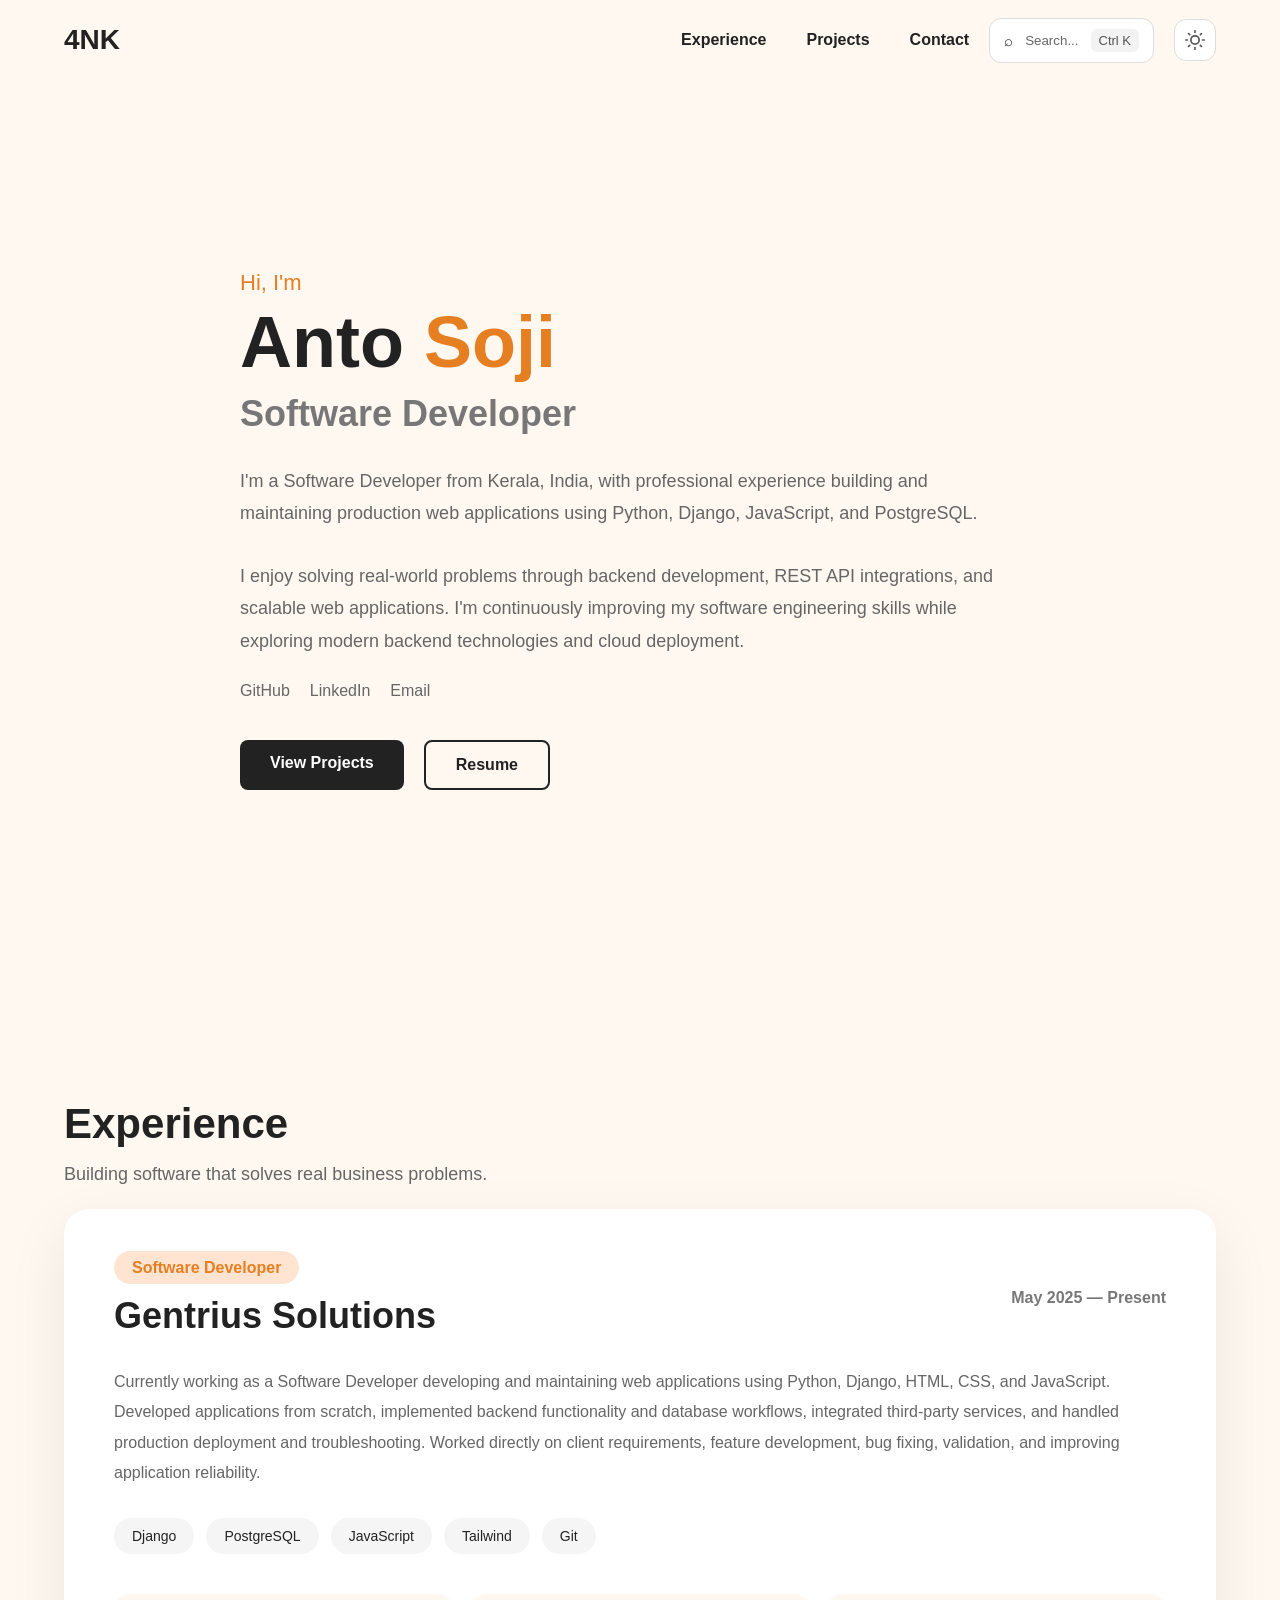
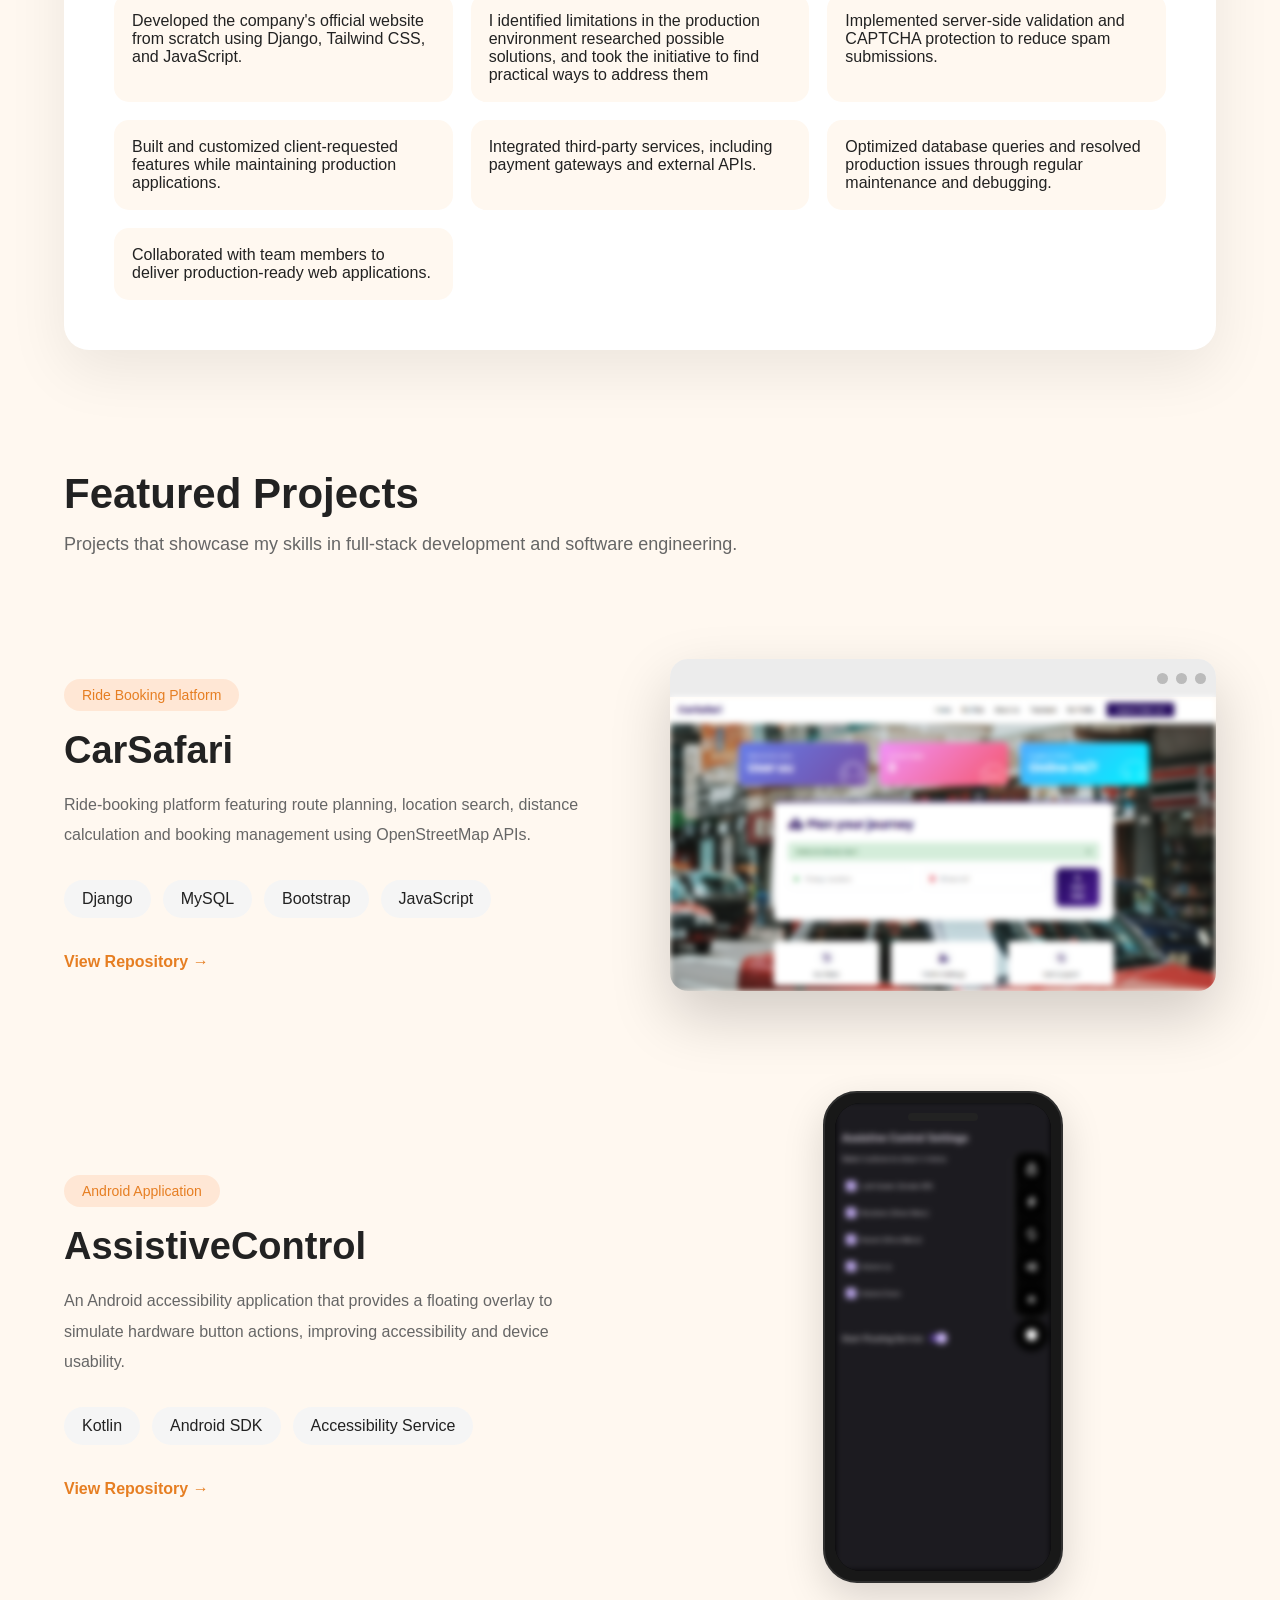
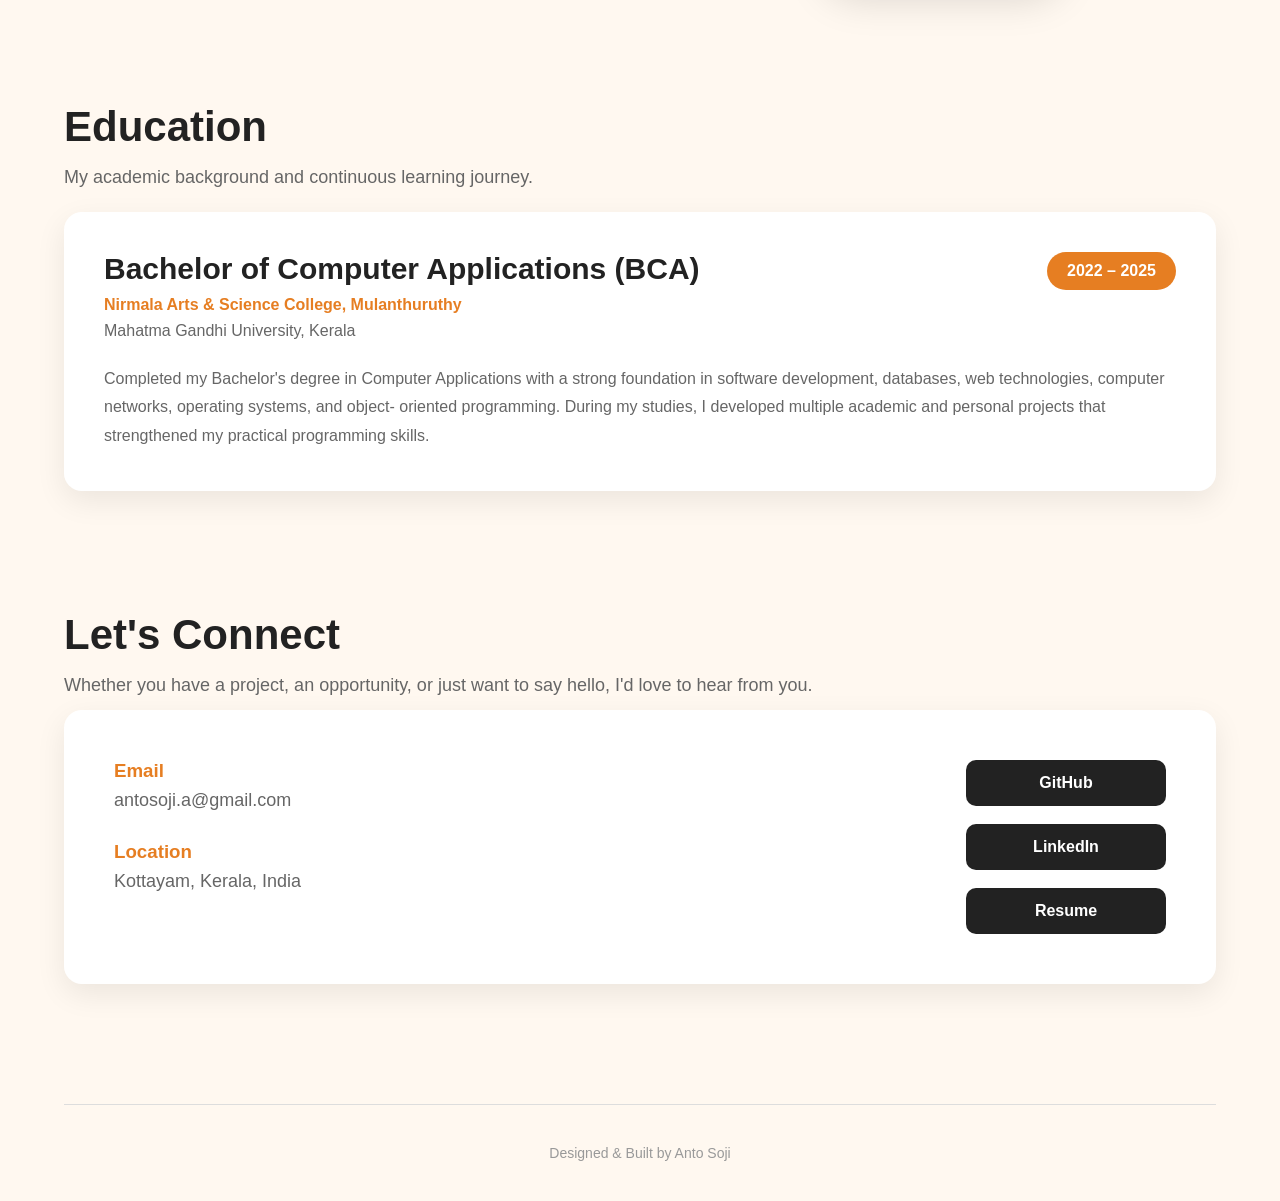
<file: index.html>
<!DOCTYPE html>
<html lang="en">
<head>
    <meta charset="UTF-8">
    <meta name="viewport" content="width=device-width, initial-scale=1.0">
    <link rel="icon" type="image/svg+xml" href="./res/img/fav-icon.svg">
    <link rel="stylesheet" href="./res/css/style.css">
    <script>
        if (localStorage.getItem('theme') === 'dark') {
            document.documentElement.classList.add('dark');
        }
    </script>
    <title>Anto Soji</title>
</head>
<body class="body">

    <nav id="nav">
        <h2 class="logo" onclick="window.location.href='#hero'">4NK</h2>
        <div class="nav-right">
            <ul class="nav-bar" id="navBar">
                <li><a href="#experience">Experience</a></li>
                <li><a href="#projects">Projects</a></li>
                <li><a href="#contact">Contact</a></li>
            </ul>
            <button id="commandBtn">
    <span class="search-icon">⌕</span>
    <span class="search-text">Search...</span>
    <span class="shortcut">Ctrl K</span>
</button>
            <button id="themeToggle" aria-label="Toggle theme">
                <svg class="icon-sun" width="20" height="20" viewBox="0 0 24 24" fill="none" stroke="currentColor" stroke-width="2" stroke-linecap="round" stroke-linejoin="round">
                    <circle cx="12" cy="12" r="5"/>
                    <line x1="12" y1="1" x2="12" y2="3"/>
                    <line x1="12" y1="21" x2="12" y2="23"/>
                    <line x1="4.22" y1="4.22" x2="5.64" y2="5.64"/>
                    <line x1="18.36" y1="18.36" x2="19.78" y2="19.78"/>
                    <line x1="1" y1="12" x2="3" y2="12"/>
                    <line x1="21" y1="12" x2="23" y2="12"/>
                    <line x1="4.22" y1="19.78" x2="5.64" y2="18.36"/>
                    <line x1="18.36" y1="5.64" x2="19.78" y2="4.22"/>
                </svg>
                <svg class="icon-moon" width="20" height="20" viewBox="0 0 24 24" fill="none" stroke="currentColor" stroke-width="2" stroke-linecap="round" stroke-linejoin="round">
                    <path d="M21 12.79A9 9 0 1 1 11.21 3 7 7 0 0 0 21 12.79z"/>
                </svg>
            </button>
            
            <button id="hamburger" class="hamburger" aria-label="Toggle menu">
                <span></span>
                <span></span>
                <span></span>
            </button>
        </div>
    </nav>

    <!-- Command Palette -->
    <div id="palette">
        <div class="palette-box">
            <input id="searchInput" type="text" placeholder="Type a command..." />
            <div id="results">
                <div class="group">
                    <span class="group-title">Navigation</span>
                    <div class="command" data-scroll="projects"><span>Projects</span></div>
                    <div class="command" data-scroll="experience"><span>Experience</span></div>
                    <div class="command" data-scroll="education"><span>Education</span></div>
                    <div class="command" data-scroll="contact"><span>Contact</span></div>
                </div>
                <div class="group">
                    <span class="group-title">Actions</span>
                    <div class="command" data-link="resume.pdf"><span>Open Resume</span></div>
                    <div class="command" data-link="https://github.com/4NK001"><span>GitHub</span></div>
                    <div class="command" data-link="https://linkedin.com/in/anto-soji"><span>LinkedIn</span></div>
                    <div class="command" data-link="mailto:antosoji.a@gmail.com"><span>Email Me</span></div>
                    <div class="command" id="themeCommand"><span>Toggle Theme</span></div>
                    <div class="command" data-scroll="top"><span>Go to Top</span></div>
                </div>
            </div>
            <div id="noResults">
                <h3>No command found.</h3>
                <p>Try searching for:</p>
                <div class="suggestions">
                    <span>projects</span>
                    <span>resume</span>
                    <span>github</span>
                    <span>contact</span>
                </div>
            </div>
        </div>
    </div>

    <!-- Toast Container -->
    <div id="toast-container"></div>

    <!-- Hero -->
    <section class="hero" id="hero">
        <div class="hero-content">
            <p class="intro">Hi, I'm</p>
            <h1>Anto <span>Soji</span></h1>
            <h2>Software Developer</h2>
            <p class="description">
                I'm a Software Developer from Kerala, India, with professional experience
                building and maintaining production web applications using Python, Django, JavaScript, and PostgreSQL.
            </p>

            <p class="description">
                I enjoy solving real-world problems through backend development, REST API
                integrations, and scalable web applications. I'm continuously improving my
                software engineering skills while exploring modern backend technologies and
                cloud deployment.
            </p>
            <div class="socials">
                <a href="github.com/4NK00">GitHub</a>
                <a href="linkedin.com/in/anto-soji">LinkedIn</a>
                <a href="mailto:antosoji.a@gmail.com">Email</a>
            </div>
            <div class="buttons">
                <a href="#projects" class="btn">View Projects</a>
                <a href="./res/resume/Anto-soji-resume.pdf" class="btn-outline">Resume</a>
            </div>
        </div>
    </section>

    <!-- Experience -->
    <section id="experience" class="experience fade-in">
        <div class="section-heading">
            <h2>Experience</h2>
            <p>Building software that solves real business problems.</p>
        </div>
        <div class="experience-card">
            <div class="experience-top">
                <div>
                    <span class="company-tag">Software Developer</span>
                    <h3>Gentrius Solutions</h3>
                </div>
                <span class="experience-date">May 2025 — Present</span>
            </div>
            <p class="job-summary">
                Currently working as a Software Developer developing and maintaining web applications using Python, Django, HTML, CSS, and JavaScript. Developed applications from scratch, implemented backend functionality and database workflows, integrated third-party services, and handled production deployment and troubleshooting. Worked directly on client requirements, feature development, bug fixing, validation, and improving application reliability.

            </p>
            <div class="skills-used">
                <span>Django</span>
                <span>PostgreSQL</span>
                <span>JavaScript</span>
                <span>Tailwind</span>
                <span>Git</span>
            </div>
            <div class="work-grid">
                <div class="work-item"> Developed the company's official website from scratch using Django, Tailwind CSS, and JavaScript.</div>
                <div class="work-item"> I identified limitations in the production environment researched possible solutions, and took the initiative to find practical ways to address them</div>
                <div class="work-item"> Implemented server-side validation and CAPTCHA protection to reduce spam submissions.</div>
                <div class="work-item"> Built and customized client-requested features while maintaining production applications.</div>
                <div class="work-item"> Integrated third-party services, including payment gateways and external APIs.</div>
                <div class="work-item"> Optimized database queries and resolved production issues through regular maintenance and debugging.</div>
                <div class="work-item"> Collaborated with team members to deliver production-ready web applications.</div>
            </div>
        </div>
    </section>

    <!-- Projects -->
    <section id="projects" class="projects fade-in">
        <div class="section-heading">
            <h2>Featured Projects</h2>
            <p>Projects that showcase my skills in full-stack development and software engineering.</p>
        </div>

        <div class="project-card reverse">
            <div class="project-preview">
                <a href="https://github.com/4NK001/carSafari" target="_blank">
                    <div class="browser">
                        <div class="browser-header">
                            <span></span><span></span><span></span>
                        </div>
                        <img src="res/img/carSafari.png" alt="CarSafari Preview">
                        <div class="overlay"><span>↗ View on GitHub</span></div>
                    </div>
                </a>
            </div>
            <div class="project-info">
                <span class="project-category">Ride Booking Platform</span>
                <h3>CarSafari</h3>
                <p>
                    Ride-booking platform featuring route planning,
                    location search, distance calculation and booking
                    management using OpenStreetMap APIs.
                </p>
                <div class="tech-stack">
                    <span>Django</span>
                    <span>MySQL</span>
                    <span>Bootstrap</span>
                    <span>JavaScript</span>
                </div>
                <a href="https://github.com/4NK001/carSafari" class="github-link">View Repository →</a>
            </div>
        </div>

        <div class="project-card reverse">
            <div class="project-preview">
                <a href="github.com/4NK001/AssistiveControl" target="_blank" class="device-link">
                    <div class="device-preview">
                        <div class="device-screen">
                            <img src="res/img/assistiveControl.jpeg" alt="AssistiveControl">
                            <div class="overlay"><span>↗ View Repository</span></div>
                        </div>
                    </div>
                </a>
            </div>
            <div class="project-info">
                <span class="project-category">Android Application</span>
                <h3>AssistiveControl</h3>
                <p>
                    An Android accessibility application that provides a
                    floating overlay to simulate hardware button actions,
                    improving accessibility and device usability.
                </p>
                <div class="tech-stack">
                    <span>Kotlin</span>
                    <span>Android SDK</span>
                    <span>Accessibility Service</span>
                </div>
                <a href="github.com/4NK001/AssistiveControl" class="github-link" target="_blank">View Repository →</a>
            </div>
        </div>
    </section>

    <!-- Education -->
    <section id="education" class="education fade-in">
        <div class="section-heading">
            <h2>Education</h2>
            <p>My academic background and continuous learning journey.</p>
        </div>
        <div class="education-card">
            <div class="education-header">
                <div>
                    <h3>Bachelor of Computer Applications (BCA)</h3>
                    <h4>Nirmala Arts & Science College, Mulanthuruthy</h4>
                    <p>Mahatma Gandhi University, Kerala</p>
                </div>
                <span class="education-year">2022 – 2025</span>
            </div>
            <p class="education-description">
                Completed my Bachelor's degree in Computer Applications with a
                strong foundation in software development, databases, web
                technologies, computer networks, operating systems, and object-
                oriented programming. During my studies, I developed multiple
                academic and personal projects that strengthened my practical
                programming skills.
            </p>
        </div>
    </section>

    <!-- Contact -->
    <section id="contact" class="contact fade-in">
        <div class="section-heading">
            <h2>Let's Connect</h2>
            <p>
                Whether you have a project, an opportunity, or just want to say hello,
                I'd love to hear from you.
            </p>
        </div>
        <div class="contact-container">
            <div class="contact-info">
                <div class="contact-item">
                    <h3>Email</h3>
                    <a href="mailto:antosoji.a@gmail.com">antosoji.a@gmail.com</a>
                </div>
                <!-- <div class="contact-item">
                    <h3>Phone</h3>
                    <a href="tel:+91xxxxxxx">+91 xxxxxxxx</a>
                </div> -->
                <div class="contact-item">
                    <h3>Location</h3>
                    <p>Kottayam, Kerala, India</p>
                </div>
            </div>
            <div class="contact-links">
                <a href="https://github.com/4NK001" target="_blank">GitHub</a>
                <a href="https://linkedin.com/in/anto-soji" target="_blank">LinkedIn</a>
                <a href="./res/resume/Anto-soji-resume.pdf" target="_blank">Resume</a>
            </div>
        </div>
    </section>

    <footer class="footer">
        <p>Designed & Built by Anto Soji</p>
    </footer>

    <script src="res/js/script.js"></script>
</body>
</html>
</file>
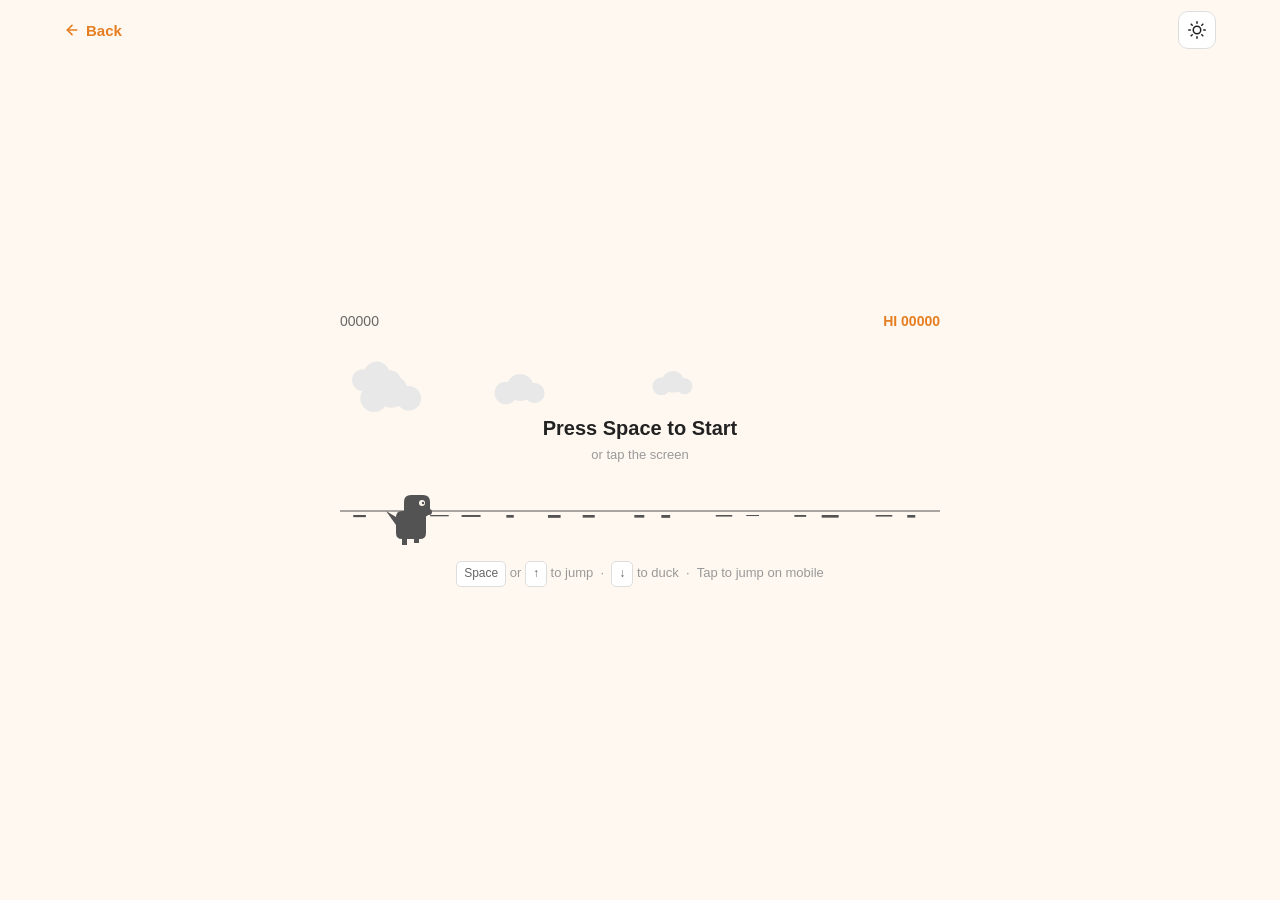
<file: dino.html>
<!DOCTYPE html>
<html lang="en">
<head>
    <meta charset="UTF-8">
    <meta name="viewport" content="width=device-width, initial-scale=1.0">
    <link rel="icon" type="image/svg+xml" href="./res/img/fav-icon.svg">
    <title>Dino Run — Anto Soji</title>
    <script>
        if (localStorage.getItem('theme') === 'dark') {
            document.documentElement.classList.add('dark');
        }
    </script>
    <style>
        :root {
            --bg: #FFF8F0;
            --bg-card: #ffffff;
            --text: #222222;
            --text-muted: #666666;
            --text-faint: #999999;
            --border: #dddddd;
            --accent: #E67E22;
            --ground: #535353;
            --ground-fill: #535353;
            --dino: #535353;
            --obstacle: #535353;
            --cloud: #e8e8e8;
            --score-color: #535353;
            --overlay-bg: rgba(255, 248, 240, 0.92);
        }
        :root.dark {
            --bg: #0F0F0F;
            --bg-card: #1A1A1A;
            --text: #E8E8E8;
            --text-muted: #AAAAAA;
            --text-faint: #666666;
            --border: #333333;
            --accent: #E67E22;
            --ground: #E8E8E8;
            --ground-fill: #E8E8E8;
            --dino: #E8E8E8;
            --obstacle: #E8E8E8;
            --cloud: #333333;
            --score-color: #E8E8E8;
            --overlay-bg: rgba(15, 15, 15, 0.92);
        }
        * { margin: 0; padding: 0; box-sizing: border-box; }
        body {
            background: var(--bg);
            color: var(--text);
            font-family: 'Segoe UI', sans-serif;
            display: flex;
            flex-direction: column;
            align-items: center;
            justify-content: center;
            min-height: 100vh;
            transition: background 0.3s, color 0.3s;
            overflow: hidden;
            user-select: none;
            -webkit-user-select: none;
        }
        .top-bar {
            position: fixed;
            top: 0;
            left: 0;
            right: 0;
            height: 60px;
            display: flex;
            align-items: center;
            justify-content: space-between;
            padding: 0 5%;
            z-index: 10;
        }
        .top-bar a {
            color: var(--accent);
            text-decoration: none;
            font-weight: 600;
            font-size: 15px;
            display: flex;
            align-items: center;
            gap: 6px;
            transition: opacity 0.2s;
        }
        .top-bar a:hover { opacity: 0.7; }
        #themeToggle {
            display: flex;
            align-items: center;
            justify-content: center;
            width: 38px;
            height: 38px;
            border: 1px solid var(--border);
            border-radius: 10px;
            background: var(--bg-card);
            cursor: pointer;
            transition: border-color 0.25s, transform 0.2s;
            color: var(--text);
        }
        #themeToggle:hover {
            border-color: var(--accent);
            transform: scale(1.05);
        }
        .icon-sun, .icon-moon { width: 18px; height: 18px; }
        .icon-sun { display: block; }
        .icon-moon { display: none; }
        :root.dark .icon-sun { display: none; }
        :root.dark .icon-moon { display: block; }

        .game-wrapper {
            display: flex;
            flex-direction: column;
            align-items: center;
            gap: 16px;
        }
        .score-bar {
            display: flex;
            justify-content: space-between;
            width: 600px;
            max-width: 92vw;
            font-size: 14px;
            color: var(--text-muted);
            font-variant-numeric: tabular-nums;
        }
        .score-bar .hi { color: var(--accent); font-weight: 600; }
        canvas {
            display: block;
            border-radius: 16px;
            cursor: pointer;
            max-width: 92vw;
        }
        .hint {
            font-size: 13px;
            color: var(--text-faint);
            text-align: center;
            line-height: 1.6;
        }
        .hint kbd {
            display: inline-block;
            padding: 2px 7px;
            border: 1px solid var(--border);
            border-radius: 5px;
            background: var(--bg-card);
            font-family: inherit;
            font-size: 12px;
            color: var(--text-muted);
        }

        @media (max-width: 640px) {
            .score-bar { font-size: 13px; }
            .hint { font-size: 12px; padding: 0 12px; }
        }
    </style>
</head>
<body>

<div class="top-bar">
    <a href="javascript:history.back()">
        <svg width="16" height="16" viewBox="0 0 24 24" fill="none" stroke="currentColor" stroke-width="2.5" stroke-linecap="round" stroke-linejoin="round"><line x1="19" y1="12" x2="5" y2="12"/><polyline points="12 19 5 12 12 5"/></svg>
        Back
    </a>
    <button id="themeToggle" aria-label="Toggle theme">
        <svg class="icon-sun" viewBox="0 0 24 24" fill="none" stroke="currentColor" stroke-width="2" stroke-linecap="round" stroke-linejoin="round"><circle cx="12" cy="12" r="5"/><line x1="12" y1="1" x2="12" y2="3"/><line x1="12" y1="21" x2="12" y2="23"/><line x1="4.22" y1="4.22" x2="5.64" y2="5.64"/><line x1="18.36" y1="18.36" x2="19.78" y2="19.78"/><line x1="1" y1="12" x2="3" y2="12"/><line x1="21" y1="12" x2="23" y2="12"/><line x1="4.22" y1="19.78" x2="5.64" y2="18.36"/><line x1="18.36" y1="5.64" x2="19.78" y2="4.22"/></svg>
        <svg class="icon-moon" viewBox="0 0 24 24" fill="none" stroke="currentColor" stroke-width="2" stroke-linecap="round" stroke-linejoin="round"><path d="M21 12.79A9 9 0 1 1 11.21 3 7 7 0 0 0 21 12.79z"/></svg>
    </button>
</div>

<div class="game-wrapper">
    <div class="score-bar">
        <span id="scoreDisplay">00000</span>
        <span class="hi" id="hiDisplay">HI 00000</span>
    </div>
    <canvas id="game"></canvas>
    <p class="hint">
        <kbd>Space</kbd> or <kbd>↑</kbd> to jump &nbsp;·&nbsp; <kbd>↓</kbd> to duck &nbsp;·&nbsp; Tap to jump on mobile
    </p>
</div>

<script>
/* =============================================
   THEME TOGGLE
   ============================================= */
const themeToggle = document.getElementById("themeToggle");
themeToggle.onclick = () => {
    const isDark = document.documentElement.classList.toggle("dark");
    localStorage.setItem("theme", isDark ? "dark" : "light");
};

/* =============================================
   CANVAS SETUP
   ============================================= */
const canvas = document.getElementById("game");
const ctx = canvas.getContext("2d");

const W = 600, H = 200;
canvas.width = W;
canvas.height = H;

function getCSS(prop) {
    return getComputedStyle(document.documentElement).getPropertyValue(prop).trim();
}

/* =============================================
   GAME STATE
   ============================================= */
let speed, score, hiScore, frameCount, gameRunning, gameOver;
let dino, obstacles, clouds, groundOffset, groundBumps;
let flashTimer = 0;

hiScore = parseInt(localStorage.getItem("dinoHi")) || 0;
document.getElementById("hiDisplay").textContent = "HI " + String(hiScore).padStart(5, "0");

function resetGame() {
    speed = 6;
    score = 0;
    frameCount = 0;
    gameRunning = false;
    gameOver = false;
    flashTimer = 0;
    groundOffset = 0;

    dino = {
        x: 50,
        y: H - 44,
        w: 44,
        h: 44,
        vy: 0,
        jumping: false,
        ducking: false,
        duckH: 26,
        legFrame: 0,
        legTimer: 0
    };

    obstacles = [];
    clouds = [];

    // Generate ground bumps
    groundBumps = [];
    for (let i = 0; i < 20; i++) {
        groundBumps.push({
            x: i * 40 + Math.random() * 20,
            w: 6 + Math.random() * 14,
            h: 1 + Math.random() * 2
        });
    }

    // Initial clouds
    for (let i = 0; i < 4; i++) {
        clouds.push(makeCloud(Math.random() * W));
    }
}

function makeCloud(startX) {
    return {
        x: startX || W + Math.random() * 100,
        y: 25 + Math.random() * 50,
        w: 36 + Math.random() * 30,
        speed: 0.5 + Math.random() * 0.5
    };
}

resetGame();

/* =============================================
   OBSTACLE SPAWNING
   ============================================= */
let spawnTimer = 0;

function spawnObstacle() {
    const r = Math.random();
    let ob;

    if (r < 0.35) {
        // Small cactus
        const h = 30 + Math.random() * 15;
        ob = { type: "cactus", x: W + 10, y: H - 34 - h, w: 14, h: h + 4, variant: "small" };
    } else if (r < 0.65) {
        // Tall cactus
        const h = 40 + Math.random() * 15;
        ob = { type: "cactus", x: W + 10, y: H - 34 - h, w: 16, h: h + 4, variant: "tall" };
    } else if (r < 0.82) {
        // Double cactus
        const h = 30 + Math.random() * 10;
        ob = { type: "cactus", x: W + 10, y: H - 34 - h, w: 28, h: h + 4, variant: "double" };
    } else {
        // Pterodactyl (only after score > 300)
        if (score < 300) return spawnObstacle();
        const flyY = Math.random() < 0.5 ? H - 70 : H - 45;
        ob = { type: "bird", x: W + 10, y: flyY, w: 36, h: 24, wingFrame: 0, wingTimer: 0 };
    }

    obstacles.push(ob);
}

/* =============================================
   INPUT
   ============================================= */
const keys = {};

document.addEventListener("keydown", (e) => {
    keys[e.code] = true;

    if (e.code === "Space" || e.code === "ArrowUp") {
        e.preventDefault();
        if (!gameRunning && !gameOver) startGame();
        else if (gameOver) resetGame();
        else jump();
    }
    if (e.code === "ArrowDown") {
        e.preventDefault();
        if (gameRunning) duck(true);
    }
});

document.addEventListener("keyup", (e) => {
    keys[e.code] = false;
    if (e.code === "ArrowDown") duck(false);
});

// Touch / click
canvas.addEventListener("touchstart", (e) => {
    e.preventDefault();
    handleTap(e.touches[0].clientY);
}, { passive: false });

canvas.addEventListener("mousedown", (e) => {
    handleTap(e.clientY);
});

function handleTap(tapY) {
    const rect = canvas.getBoundingClientRect();
    const relY = (tapY - rect.top) / rect.height;

    if (!gameRunning && !gameOver) { startGame(); return; }
    if (gameOver) { resetGame(); return; }

    // Tap bottom third = duck, otherwise jump
    if (relY > 0.65) {
        duck(true);
        setTimeout(() => duck(false), 400);
    } else {
        jump();
    }
}

/* =============================================
   DINO ACTIONS
   ============================================= */
const GRAVITY = 0.6;
const JUMP_FORCE = -11.5;

function jump() {
    if (dino.jumping) return;
    dino.vy = JUMP_FORCE;
    dino.jumping = true;
    dino.ducking = false;
}

function duck(active) {
    if (!dino.jumping) {
        dino.ducking = active;
    }
}

/* =============================================
   COLLISION
   ============================================= */
function checkCollision() {
    const dh = dino.ducking ? dino.duckH : dino.h;
    const dy = dino.ducking ? (H - 34 - dino.duckH) : dino.y;
    const pad = 6;

    for (const ob of obstacles) {
        if (
            dino.x + pad < ob.x + ob.w - pad &&
            dino.x + dino.w - pad > ob.x + pad &&
            dy + pad < ob.y + ob.h - pad &&
            dy + dh - pad > ob.y + pad
        ) {
            return true;
        }
    }
    return false;
}

/* =============================================
   UPDATE
   ============================================= */
function startGame() {
    gameRunning = true;
}

function update() {
    if (!gameRunning || gameOver) return;

    frameCount++;

    // Speed increases over time
    speed = 6 + Math.floor(score / 100) * 0.3;
    if (speed > 16) speed = 16;

    // Score
    if (frameCount % 6 === 0) {
        score++;
        document.getElementById("scoreDisplay").textContent = String(score).padStart(5, "0");
        if (score > hiScore) {
            hiScore = score;
            localStorage.setItem("dinoHi", hiScore);
            document.getElementById("hiDisplay").textContent = "HI " + String(hiScore).padStart(5, "0");
        }
    }

    // Flash at milestones
    if (score > 0 && score % 100 === 0 && frameCount % 6 === 0) {
        flashTimer = 20;
    }
    if (flashTimer > 0) flashTimer--;

    // Dino physics
    if (dino.jumping) {
        dino.vy += GRAVITY;
        dino.y += dino.vy;
        if (dino.y >= H - 44) {
            dino.y = H - 44;
            dino.vy = 0;
            dino.jumping = false;
        }
    }

    // Dino leg animation
    dino.legTimer++;
    if (dino.legTimer > (dino.ducking ? 4 : 6)) {
        dino.legTimer = 0;
        dino.legFrame = (dino.legFrame + 1) % 2;
    }

    // Ground scroll
    groundOffset = (groundOffset + speed) % 800;

    // Clouds
    clouds.forEach(c => c.x -= c.speed);
    clouds = clouds.filter(c => c.x + c.w > -20);
    if (Math.random() < 0.008) clouds.push(makeCloud());

    // Obstacle spawning
    spawnTimer++;
    const minGap = Math.max(40, 80 - Math.floor(score / 50) * 2);
    if (spawnTimer > minGap + Math.random() * 40) {
        spawnObstacle();
        spawnTimer = 0;
    }

    // Move obstacles
    obstacles.forEach(ob => {
        ob.x -= speed;
        if (ob.type === "bird") {
            ob.wingTimer++;
            if (ob.wingTimer > 10) {
                ob.wingTimer = 0;
                ob.wingFrame = (ob.wingFrame + 1) % 2;
            }
        }
    });
    obstacles = obstacles.filter(ob => ob.x + ob.w > -30);

    // Collision
    if (checkCollision()) {
        gameOver = true;
        gameRunning = false;
    }
}

/* =============================================
   DRAW
   ============================================= */
function draw() {
    const c = getCSS;

    // Background
    ctx.fillStyle = getCSS("--bg");
    ctx.fillRect(0, 0, W, H);

    const dinoColor = getCSS("--dino");
    const obColor = getCSS("--obstacle");
    const groundColor = getCSS("--ground");
    const cloudColor = getCSS("--cloud");
    const scoreColor = getCSS("--score-color");

    // Clouds
    ctx.fillStyle = cloudColor;
    clouds.forEach(c => {
        const r = c.w * 0.22;
        ctx.beginPath();
        ctx.arc(c.x + r, c.y, r, 0, Math.PI * 2);
        ctx.arc(c.x + c.w * 0.5, c.y - r * 0.5, r * 1.2, 0, Math.PI * 2);
        ctx.arc(c.x + c.w - r, c.y, r * 0.9, 0, Math.PI * 2);
        ctx.fill();
    });

    // Ground line
    const groundY = H - 34;
    ctx.strokeStyle = groundColor;
    ctx.lineWidth = 1;
    ctx.beginPath();
    ctx.moveTo(0, groundY);
    ctx.lineTo(W, groundY);
    ctx.stroke();

    // Ground bumps
    ctx.fillStyle = groundColor;
    groundBumps.forEach(b => {
        const bx = ((b.x - groundOffset) % 800 + 800) % 800;
        if (bx > -20 && bx < W + 20) {
            ctx.fillRect(bx, groundY + 4, b.w, b.h);
        }
    });

    // Obstacles
    obstacles.forEach(ob => {
        ctx.fillStyle = obColor;
        if (ob.type === "cactus") {
            drawCactus(ob);
        } else {
            drawBird(ob, obColor);
        }
    });

    // Dino
    drawDino(dinoColor);

    // Flash effect on score milestone
    if (flashTimer > 0 && flashTimer % 4 < 2) {
        ctx.fillStyle = "rgba(255,255,255,0.15)";
        ctx.fillRect(0, 0, W, H);
    }

    // Start screen
    if (!gameRunning && !gameOver) {
        ctx.fillStyle = getCSS("--text");
        ctx.font = "bold 20px 'Segoe UI', sans-serif";
        ctx.textAlign = "center";
        ctx.fillText("Press Space to Start", W / 2, H / 2 - 10);
        ctx.font = "13px 'Segoe UI', sans-serif";
        ctx.fillStyle = getCSS("--text-faint");
        ctx.fillText("or tap the screen", W / 2, H / 2 + 14);
        ctx.textAlign = "left";
    }

    // Game over
    if (gameOver) {
        ctx.fillStyle = getCSS("--overlay-bg");
        ctx.fillRect(0, 0, W, H);

        ctx.fillStyle = getCSS("--text");
        ctx.font = "bold 28px 'Segoe UI', sans-serif";
        ctx.textAlign = "center";
        ctx.fillText("G A M E  O V E R", W / 2, H / 2 - 18);

        ctx.font = "15px 'Segoe UI', sans-serif";
        ctx.fillStyle = getCSS("--text-muted");
        ctx.fillText("Score: " + score + "   Best: " + hiScore, W / 2, H / 2 + 12);

        ctx.font = "13px 'Segoe UI', sans-serif";
        ctx.fillStyle = getCSS("--text-faint");
        ctx.fillText("Press Space or tap to restart", W / 2, H / 2 + 38);
        ctx.textAlign = "left";
    }
}

function drawCactus(ob) {
    const { x, y, w, h, variant } = ob;
    ctx.fillStyle = getCSS("--obstacle");

    if (variant === "double") {
        // Two cacti side by side
        drawSingleCactus(x, y, 12, h - 4);
        drawSingleCactus(x + 16, y + 6, 12, h - 10);
        return;
    }
    drawSingleCactus(x, y, w, h - 4);
}

function drawSingleCactus(x, y, w, h) {
    const r = Math.max(1, w * 0.3);
    // Main trunk
    roundRect(x, y, w, h, r);
    // Left arm
    if (h > 20) {
        ctx.fillRect(x - 5, y + h * 0.3, 6, 3);
        roundRect(x - 7, y + h * 0.15, 5, h * 0.2, 2);
    }
    // Right arm
    if (h > 28) {
        ctx.fillRect(x + w - 1, y + h * 0.45, 6, 3);
        roundRect(x + w + 2, y + h * 0.3, 5, h * 0.2, 2);
    }
}

function drawBird(ob, color) {
    const { x, y, w, wingFrame } = ob;
    ctx.fillStyle = color;

    // Body
    ctx.beginPath();
    ctx.ellipse(x + w * 0.5, y + 12, w * 0.45, 8, 0, 0, Math.PI * 2);
    ctx.fill();

    // Beak
    ctx.beginPath();
    ctx.moveTo(x + w - 2, y + 10);
    ctx.lineTo(x + w + 8, y + 12);
    ctx.lineTo(x + w - 2, y + 14);
    ctx.fill();

    // Wings
    ctx.beginPath();
    if (wingFrame === 0) {
        ctx.moveTo(x + 8, y + 8);
        ctx.lineTo(x + 20, y - 6);
        ctx.lineTo(x + 28, y + 8);
    } else {
        ctx.moveTo(x + 8, y + 16);
        ctx.lineTo(x + 20, y + 26);
        ctx.lineTo(x + 28, y + 16);
    }
    ctx.fill();

    // Eye
    ctx.fillStyle = getCSS("--bg");
    ctx.beginPath();
    ctx.arc(x + w * 0.7, y + 10, 2, 0, Math.PI * 2);
    ctx.fill();
}

function drawDino(color) {
    const ducking = dino.ducking;
    const dh = ducking ? dino.duckH : dino.h;
    const dx = dino.x;
    const dy = ducking ? (H - 34 - dino.duckH) : dino.y;
    const legF = dino.legFrame;

    ctx.fillStyle = color;

    if (ducking) {
        // Long body
        roundRect(dx, dy, 52, dh, 6);
        // Head bump
        roundRect(dx + 38, dy - 6, 18, 14, 5);
        // Eye
        ctx.fillStyle = getCSS("--bg");
        ctx.beginPath();
        ctx.arc(dx + 50, dy - 1, 2.5, 0, Math.PI * 2);
        ctx.fill();
        // Legs
        ctx.fillStyle = color;
        if (legF === 0) {
            ctx.fillRect(dx + 8, dy + dh, 4, 6);
            ctx.fillRect(dx + 20, dy + dh, 4, 3);
        } else {
            ctx.fillRect(dx + 8, dy + dh, 4, 3);
            ctx.fillRect(dx + 20, dy + dh, 4, 6);
        }
    } else {
        // Body
        roundRect(dx + 6, dy + 10, 30, 28, 6);
        // Head
        roundRect(dx + 14, dy - 6, 26, 22, 7);
        // Jaw
        roundRect(dx + 22, dy + 8, 20, 6, 3);
        // Eye
        ctx.fillStyle = getCSS("--bg");
        ctx.beginPath();
        ctx.arc(dx + 32, dy + 2, 3, 0, Math.PI * 2);
        ctx.fill();
        // Pupil
        ctx.fillStyle = color;
        ctx.beginPath();
        ctx.arc(dx + 33, dy + 2, 1.2, 0, Math.PI * 2);
        ctx.fill();
        // Tail
        ctx.fillStyle = color;
        ctx.beginPath();
        ctx.moveTo(dx + 6, dy + 16);
        ctx.lineTo(dx - 4, dy + 10);
        ctx.lineTo(dx + 6, dy + 24);
        ctx.fill();
        // Arms
        ctx.fillRect(dx + 30, dy + 22, 3, 8);
        ctx.fillRect(dx + 30, dy + 28, 6, 3);
        // Legs
        if (!dino.jumping) {
            if (legF === 0) {
                ctx.fillRect(dx + 12, dy + 38, 5, 8);
                ctx.fillRect(dx + 24, dy + 38, 5, 4);
            } else {
                ctx.fillRect(dx + 12, dy + 38, 5, 4);
                ctx.fillRect(dx + 24, dy + 38, 5, 8);
            }
        } else {
            // Tucked legs in air
            ctx.fillRect(dx + 12, dy + 38, 5, 4);
            ctx.fillRect(dx + 24, dy + 38, 5, 4);
        }
    }
}

function roundRect(x, y, w, h, r) {
    r = Math.min(r, w / 2, h / 2);
    r = Math.max(0, r);
    ctx.beginPath();
    ctx.moveTo(x + r, y);
    ctx.lineTo(x + w - r, y);
    ctx.quadraticCurveTo(x + w, y, x + w, y + r);
    ctx.lineTo(x + w, y + h - r);
    ctx.quadraticCurveTo(x + w, y + h, x + w - r, y + h);
    ctx.lineTo(x + r, y + h);
    ctx.quadraticCurveTo(x, y + h, x, y + h - r);
    ctx.lineTo(x, y + r);
    ctx.quadraticCurveTo(x, y, x + r, y);
    ctx.fill();
}

/* =============================================
   GAME LOOP
   ============================================= */
function loop() {
    update();
    draw();
    requestAnimationFrame(loop);
}

loop();
</script>
</body>
</html>
</file>
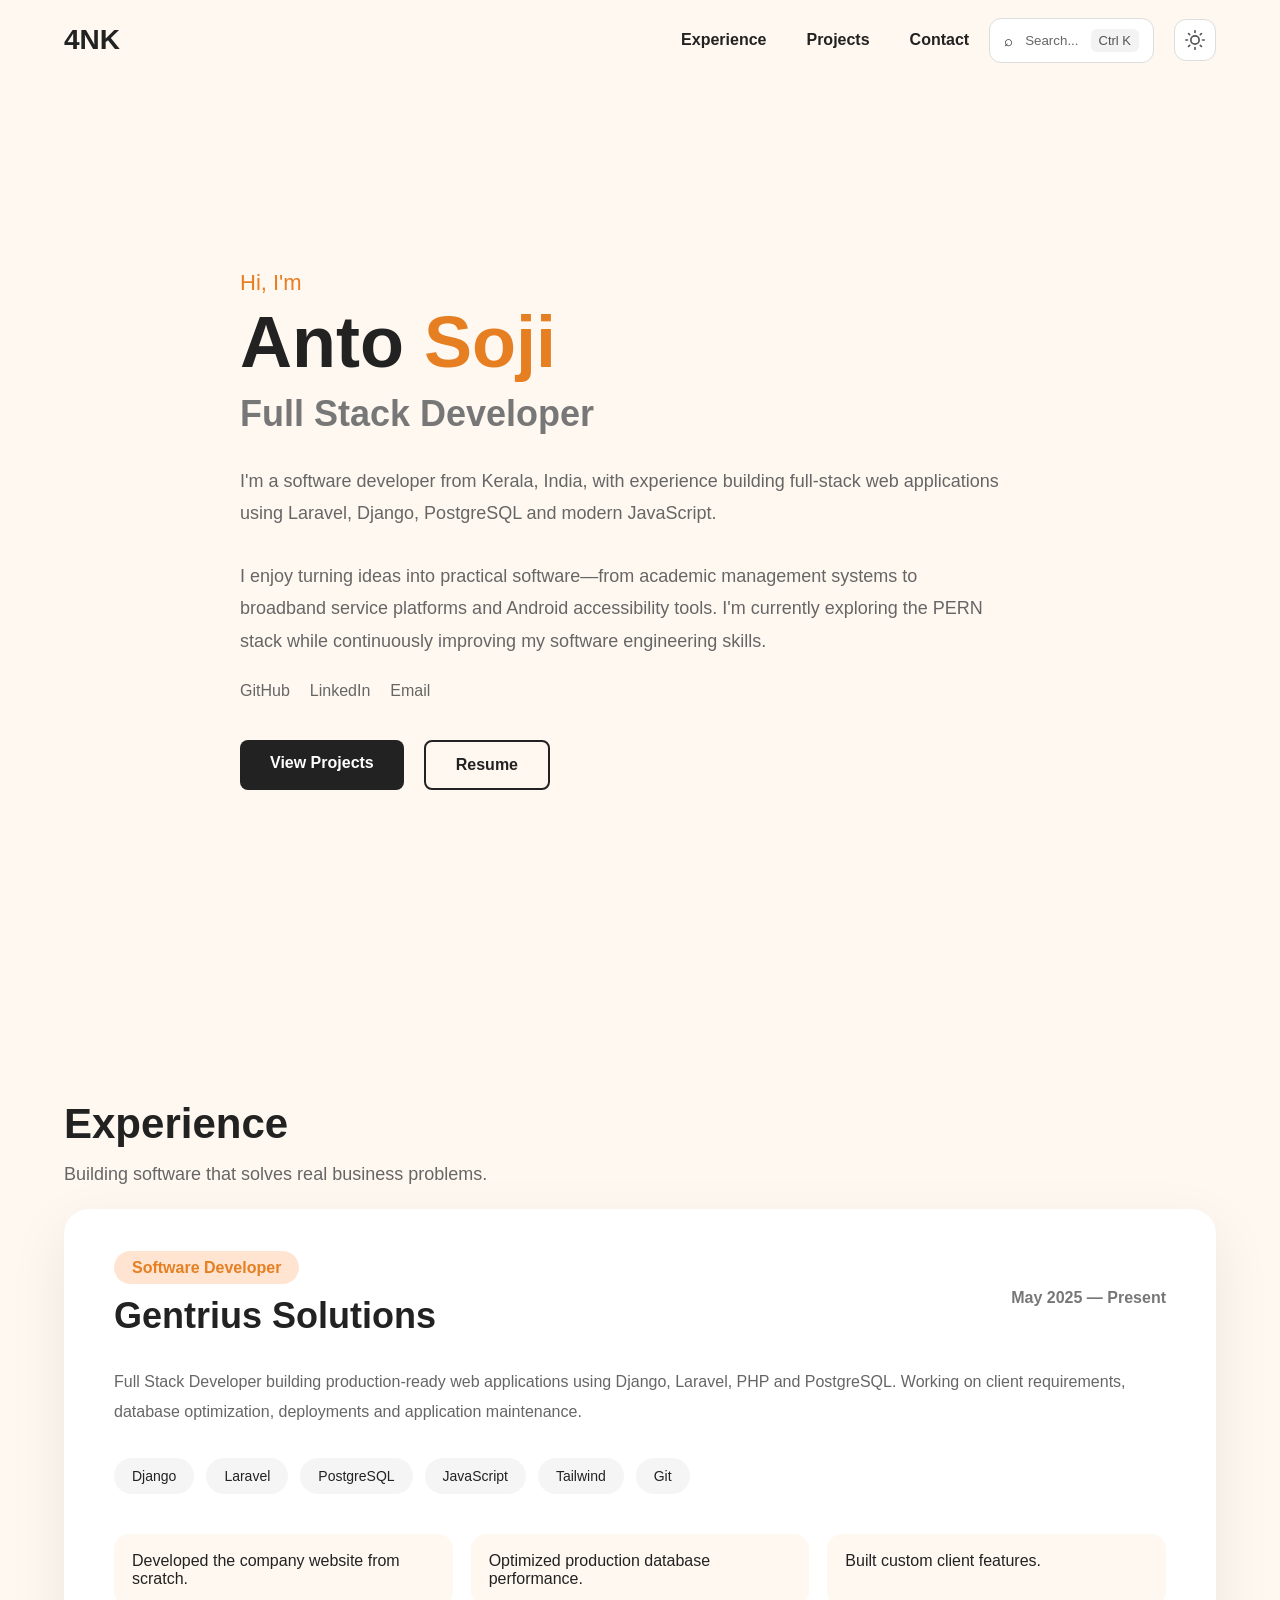
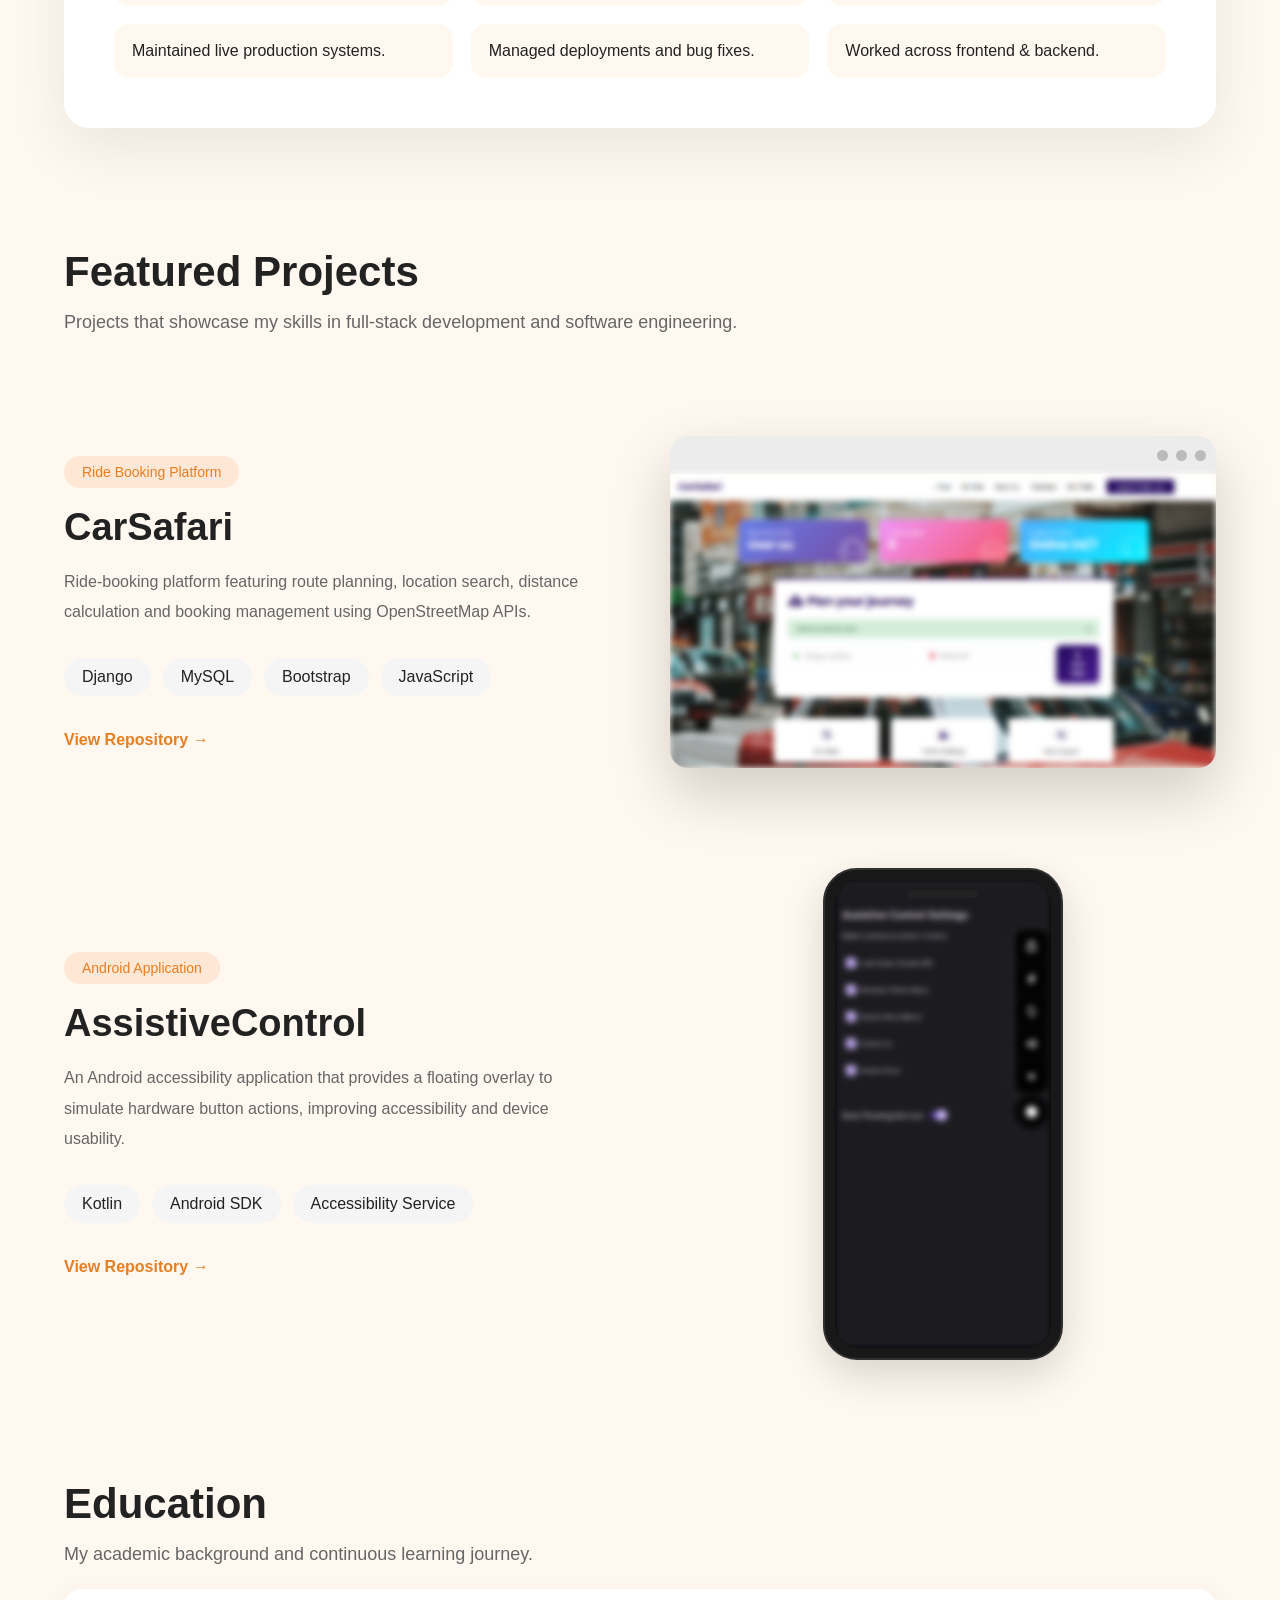
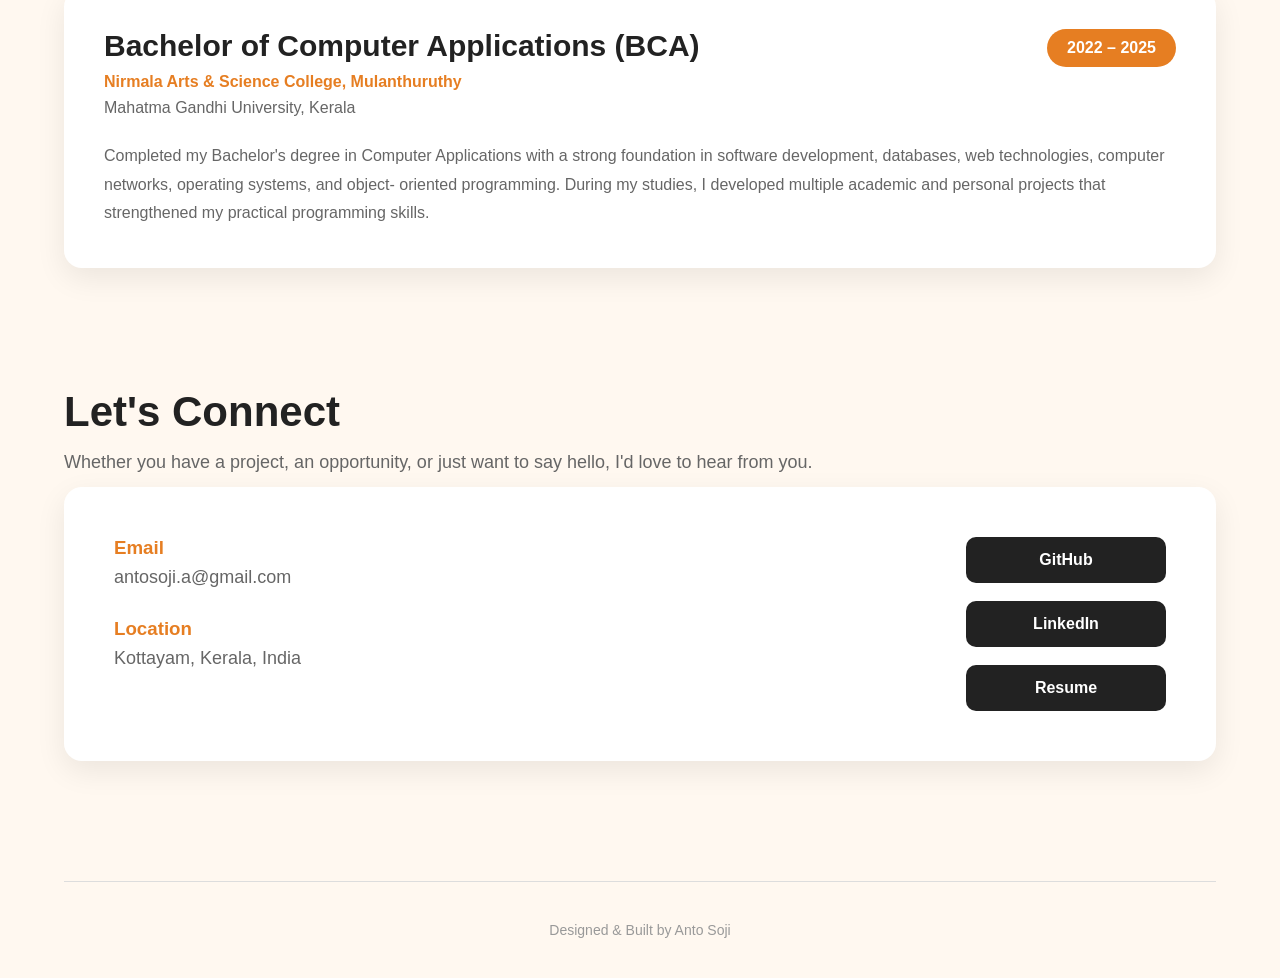
<file: portfolio.html>
<!DOCTYPE html>
<html lang="en">
<head>
    <meta charset="UTF-8">
    <meta name="viewport" content="width=device-width, initial-scale=1.0">
    <link rel="icon" type="image/svg+xml" href="./res/img/fav-icon.svg">
    <link rel="stylesheet" href="./res/css/style.css">
    <script>
        if (localStorage.getItem('theme') === 'dark') {
            document.documentElement.classList.add('dark');
        }
    </script>
    <title>Anto Soji</title>
</head>
<body class="body">

    <nav id="nav">
        <h2 class="logo" onclick="window.location.href='#hero'">4NK</h2>
        <div class="nav-right">
            <ul class="nav-bar" id="navBar">
                <li><a href="#experience">Experience</a></li>
                <li><a href="#projects">Projects</a></li>
                <li><a href="#contact">Contact</a></li>
            </ul>
            <button id="commandBtn">
    <span class="search-icon">⌕</span>
    <span class="search-text">Search...</span>
    <span class="shortcut">Ctrl K</span>
</button>
            <button id="themeToggle" aria-label="Toggle theme">
                <svg class="icon-sun" width="20" height="20" viewBox="0 0 24 24" fill="none" stroke="currentColor" stroke-width="2" stroke-linecap="round" stroke-linejoin="round">
                    <circle cx="12" cy="12" r="5"/>
                    <line x1="12" y1="1" x2="12" y2="3"/>
                    <line x1="12" y1="21" x2="12" y2="23"/>
                    <line x1="4.22" y1="4.22" x2="5.64" y2="5.64"/>
                    <line x1="18.36" y1="18.36" x2="19.78" y2="19.78"/>
                    <line x1="1" y1="12" x2="3" y2="12"/>
                    <line x1="21" y1="12" x2="23" y2="12"/>
                    <line x1="4.22" y1="19.78" x2="5.64" y2="18.36"/>
                    <line x1="18.36" y1="5.64" x2="19.78" y2="4.22"/>
                </svg>
                <svg class="icon-moon" width="20" height="20" viewBox="0 0 24 24" fill="none" stroke="currentColor" stroke-width="2" stroke-linecap="round" stroke-linejoin="round">
                    <path d="M21 12.79A9 9 0 1 1 11.21 3 7 7 0 0 0 21 12.79z"/>
                </svg>
            </button>
            
            <button id="hamburger" class="hamburger" aria-label="Toggle menu">
                <span></span>
                <span></span>
                <span></span>
            </button>
        </div>
    </nav>

    <!-- Command Palette -->
    <div id="palette">
        <div class="palette-box">
            <input id="searchInput" type="text" placeholder="Type a command..." />
            <div id="results">
                <div class="group">
                    <span class="group-title">Navigation</span>
                    <div class="command" data-scroll="projects"><span>Projects</span></div>
                    <div class="command" data-scroll="experience"><span>Experience</span></div>
                    <div class="command" data-scroll="education"><span>Education</span></div>
                    <div class="command" data-scroll="contact"><span>Contact</span></div>
                </div>
                <div class="group">
                    <span class="group-title">Actions</span>
                    <div class="command" data-link="resume.pdf"><span>Open Resume</span></div>
                    <div class="command" data-link="https://github.com/4NK001"><span>GitHub</span></div>
                    <div class="command" data-link="https://linkedin.com/in/anto-soji"><span>LinkedIn</span></div>
                    <div class="command" data-link="mailto:antosoji.a@gmail.com"><span>Email Me</span></div>
                    <div class="command" id="themeCommand"><span>Toggle Theme</span></div>
                    <div class="command" data-scroll="top"><span>Go to Top</span></div>
                </div>
            </div>
            <div id="noResults">
                <h3>No command found.</h3>
                <p>Try searching for:</p>
                <div class="suggestions">
                    <span>projects</span>
                    <span>resume</span>
                    <span>github</span>
                    <span>contact</span>
                </div>
            </div>
        </div>
    </div>

    <!-- Toast Container -->
    <div id="toast-container"></div>

    <!-- Hero -->
    <section class="hero" id="hero">
        <div class="hero-content">
            <p class="intro">Hi, I'm</p>
            <h1>Anto <span>Soji</span></h1>
            <h2>Full Stack Developer</h2>
            <p class="description">
                I'm a software developer from Kerala, India, with experience
                building full-stack web applications using Laravel, Django,
                PostgreSQL and modern JavaScript.
            </p>
            <p class="description">
                I enjoy turning ideas into practical software—from academic
                management systems to broadband service platforms and Android
                accessibility tools. I'm currently exploring the PERN stack
                while continuously improving my software engineering skills.
            </p>
            <div class="socials">
                <a href="github.com/4NK00">GitHub</a>
                <a href="linkedin.com/in/anto-soji">LinkedIn</a>
                <a href="mailto:antosoji.a@gmail.com">Email</a>
            </div>
            <div class="buttons">
                <a href="#projects" class="btn">View Projects</a>
                <a href="./res/resume/Anto-soji-resume.pdf" class="btn-outline">Resume</a>
            </div>
        </div>
    </section>

    <!-- Experience -->
    <section id="experience" class="experience fade-in">
        <div class="section-heading">
            <h2>Experience</h2>
            <p>Building software that solves real business problems.</p>
        </div>
        <div class="experience-card">
            <div class="experience-top">
                <div>
                    <span class="company-tag">Software Developer</span>
                    <h3>Gentrius Solutions</h3>
                </div>
                <span class="experience-date">May 2025 — Present</span>
            </div>
            <p class="job-summary">
                Full Stack Developer building production-ready web
                applications using Django, Laravel, PHP and PostgreSQL.
                Working on client requirements, database optimization,
                deployments and application maintenance.
            </p>
            <div class="skills-used">
                <span>Django</span>
                <span>Laravel</span>
                <span>PostgreSQL</span>
                <span>JavaScript</span>
                <span>Tailwind</span>
                <span>Git</span>
            </div>
            <div class="work-grid">
                <div class="work-item"> Developed the company website from scratch.</div>
                <div class="work-item"> Optimized production database performance.</div>
                <div class="work-item"> Built custom client features.</div>
                <div class="work-item"> Maintained live production systems.</div>
                <div class="work-item"> Managed deployments and bug fixes.</div>
                <div class="work-item"> Worked across frontend & backend.</div>
            </div>
        </div>
    </section>

    <!-- Projects -->
    <section id="projects" class="projects fade-in">
        <div class="section-heading">
            <h2>Featured Projects</h2>
            <p>Projects that showcase my skills in full-stack development and software engineering.</p>
        </div>

        <div class="project-card reverse">
            <div class="project-preview">
                <a href="github.com/4NK001/carSafari" target="_blank">
                    <div class="browser">
                        <div class="browser-header">
                            <span></span><span></span><span></span>
                        </div>
                        <img src="res/img/carSafari.png" alt="CarSafari Preview">
                        <div class="overlay"><span>↗ View on GitHub</span></div>
                    </div>
                </a>
            </div>
            <div class="project-info">
                <span class="project-category">Ride Booking Platform</span>
                <h3>CarSafari</h3>
                <p>
                    Ride-booking platform featuring route planning,
                    location search, distance calculation and booking
                    management using OpenStreetMap APIs.
                </p>
                <div class="tech-stack">
                    <span>Django</span>
                    <span>MySQL</span>
                    <span>Bootstrap</span>
                    <span>JavaScript</span>
                </div>
                <a href="github.com/4NK001/carSafari" class="github-link">View Repository →</a>
            </div>
        </div>

        <div class="project-card reverse">
            <div class="project-preview">
                <a href="github.com/4NK001/AssistiveControl" target="_blank" class="device-link">
                    <div class="device-preview">
                        <div class="device-screen">
                            <img src="res/img/assistiveControl.jpeg" alt="AssistiveControl">
                            <div class="overlay"><span>↗ View Repository</span></div>
                        </div>
                    </div>
                </a>
            </div>
            <div class="project-info">
                <span class="project-category">Android Application</span>
                <h3>AssistiveControl</h3>
                <p>
                    An Android accessibility application that provides a
                    floating overlay to simulate hardware button actions,
                    improving accessibility and device usability.
                </p>
                <div class="tech-stack">
                    <span>Kotlin</span>
                    <span>Android SDK</span>
                    <span>Accessibility Service</span>
                </div>
                <a href="github.com/4NK001/AssistiveControl" class="github-link" target="_blank">View Repository →</a>
            </div>
        </div>
    </section>

    <!-- Education -->
    <section id="education" class="education fade-in">
        <div class="section-heading">
            <h2>Education</h2>
            <p>My academic background and continuous learning journey.</p>
        </div>
        <div class="education-card">
            <div class="education-header">
                <div>
                    <h3>Bachelor of Computer Applications (BCA)</h3>
                    <h4>Nirmala Arts & Science College, Mulanthuruthy</h4>
                    <p>Mahatma Gandhi University, Kerala</p>
                </div>
                <span class="education-year">2022 – 2025</span>
            </div>
            <p class="education-description">
                Completed my Bachelor's degree in Computer Applications with a
                strong foundation in software development, databases, web
                technologies, computer networks, operating systems, and object-
                oriented programming. During my studies, I developed multiple
                academic and personal projects that strengthened my practical
                programming skills.
            </p>
        </div>
    </section>

    <!-- Contact -->
    <section id="contact" class="contact fade-in">
        <div class="section-heading">
            <h2>Let's Connect</h2>
            <p>
                Whether you have a project, an opportunity, or just want to say hello,
                I'd love to hear from you.
            </p>
        </div>
        <div class="contact-container">
            <div class="contact-info">
                <div class="contact-item">
                    <h3>Email</h3>
                    <a href="mailto:antosoji.a@gmail.com">antosoji.a@gmail.com</a>
                </div>
                <!-- <div class="contact-item">
                    <h3>Phone</h3>
                    <a href="tel:+91xxxxxxx">+91 xxxxxxxx</a>
                </div> -->
                <div class="contact-item">
                    <h3>Location</h3>
                    <p>Kottayam, Kerala, India</p>
                </div>
            </div>
            <div class="contact-links">
                <a href="https://github.com/4NK001" target="_blank">GitHub</a>
                <a href="https://linkedin.com/in/anto-soji" target="_blank">LinkedIn</a>
                <a href="./res/resume/Anto-soji-resume.pdf" target="_blank">Resume</a>
            </div>
        </div>
    </section>

    <footer class="footer">
        <p>Designed & Built by Anto Soji</p>
    </footer>

    <script src="res/js/script.js"></script>
</body>
</html>
</file>
<file: res/css/style.css>
/* ========================================
   CSS VARIABLES — Light (default) & Dark
   ======================================== */

:root {
    --bg: #FFF8F0;
    --bg-card: #ffffff;
    --bg-subtle: #F5F5F5;
    --bg-accent: #FFE5D1;
    --bg-accent2: #FFE7D5;
    --bg-hero-item: #FFF8F0;
    --bg-hero-item-hover: #FFE7D5;
    --text: #222222;
    --text-muted: #666666;
    --text-light: #777777;
    --text-faint: #999999;
    --border: #dddddd;
    --accent: #E67E22;

    --btn-primary-bg: #222222;
    --btn-primary-text: #ffffff;
    --btn-primary-hover: #E67E22;

    --nav-bg-solid: #FFF8F0;
    --nav-bg-blur: rgba(255, 248, 240, 0.82);

    --palette-overlay: rgba(0, 0, 0, 0.35);
    --palette-bg: #ffffff;

    --command-hover: #F6F6F6;
    --command-active-bg: #FFF2E6;

    --suggestion-bg: #F5F5F5;

    --browser-header: #ECECEC;
    --browser-dot: #bbbbbb;

    --device-bg: #181818;
    --device-border: #303030;
    --device-camera: #222222;
    --shortcut-bg: #f3f3f3;
    --shortcut-text: #555555;

    --img-overlay: rgba(0, 0, 0, 0.35);

    --shadow-sm: 0 10px 30px rgba(0, 0, 0, 0.08);
    --shadow-md: 0 20px 60px rgba(0, 0, 0, 0.08);
    --shadow-lg: 0 25px 60px rgba(0, 0, 0, 0.18);
    --shadow-xl: 0 15px 40px rgba(0, 0, 0, 0.15);

    --theme-icon: #555;
}

:root.dark {
    --bg: #0F0F0F;
    --bg-card: #1A1A1A;
    --bg-subtle: #252525;
    --bg-accent: #2A1A0E;
    --bg-accent2: #2A1A0E;
    --bg-hero-item: #1A1A1A;
    --bg-hero-item-hover: #2A1A0E;
    --text: #E8E8E8;
    --text-muted: #AAAAAA;
    --text-light: #888888;
    --text-faint: #666666;
    --border: #333333;
    --accent: #E67E22;

    --btn-primary-bg: #E8E8E8;
    --btn-primary-text: #0F0F0F;
    --btn-primary-hover: #E67E22;

    --nav-bg-solid: #0F0F0F;
    --nav-bg-blur: rgba(15, 15, 15, 0.82);

    --palette-overlay: rgba(0, 0, 0, 0.6);
    --palette-bg: #1A1A1A;

    --command-hover: #222222;
    --command-active-bg: #2A1A0E;

    --suggestion-bg: #252525;

    --browser-header: #252525;
    --browser-dot: #444444;

    --device-bg: #0A0A0A;
    --device-border: #333333;
    --device-camera: #333333;

    --img-overlay: rgba(0, 0, 0, 0.5);

    --shadow-sm: 0 10px 30px rgba(0, 0, 0, 0.3);
    --shadow-md: 0 20px 60px rgba(0, 0, 0, 0.3);
    --shadow-lg: 0 25px 60px rgba(0, 0, 0, 0.5);
    --shadow-xl: 0 15px 40px rgba(0, 0, 0, 0.4);

    --theme-icon: #E8E8E8;
    --shortcut-bg: #252525;
    --shortcut-text: #999999;
}

/* ========================================
   RESET & BASE
   ======================================== */

* {
    margin: 0;
    padding: 0;
    box-sizing: border-box;
}

html {
    scroll-behavior: smooth;
}

body {
    background: var(--bg);
    color: var(--text);
    font-family: 'Segoe UI', sans-serif;
    transition: background 0.3s ease, color 0.3s ease;
}

section[id] {
    scroll-margin-top: 100px;
}

/* ========================================
   FADE-IN ANIMATION
   ======================================== */

.fade-in {
    opacity: 0;
    transform: translateY(35px);
    transition: opacity 0.7s ease, transform 0.7s ease;
}

.fade-in.visible {
    opacity: 1;
    transform: translateY(0);
}

.hero-content {
    opacity: 0;
    transform: translateY(30px);
    animation: heroIn 0.8s ease 0.15s forwards;
}

@keyframes heroIn {
    to {
        opacity: 1;
        transform: translateY(0);
    }
}

/* ========================================
   NAVBAR
   ======================================== */

#nav {
    height: 80px;
    width: 90%;
    margin: auto;
    display: flex;
    justify-content: space-between;
    align-items: center;
    position: sticky;
    top: 0;
    background: var(--nav-bg-solid);
    z-index: 100;
    transition: background 0.3s ease, box-shadow 0.3s ease;
}

#nav.scrolled {
    background: var(--nav-bg-blur);
    backdrop-filter: blur(14px);
    -webkit-backdrop-filter: blur(14px);
    box-shadow: 0 1px 0 var(--border);
}

.logo {
    font-size: 28px;
    font-weight: bold;
    color: var(--text);
}

.nav-bar {
    display: flex;
    gap: 40px;
    list-style: none;
}

.nav-bar a {
    text-decoration: none;
    color: var(--text);
    font-weight: 600;
    transition: color 0.3s;
}

.nav-bar a:hover {
    color: var(--accent);
}

.nav-right {
    display: flex;
    align-items: center;
    gap: 20px;
}

#commandBtn {
    display: flex;
    align-items: center;
    gap: 12px;
    padding: 10px 14px;
    border: 1px solid var(--border);
    border-radius: 12px;
    background: var(--bg-card);
    cursor: pointer;
    transition: border-color 0.25s, box-shadow 0.25s;
    color: var(--text);
}

#commandBtn:hover {
    border-color: var(--accent);
    box-shadow: 0 8px 20px rgba(0, 0, 0, 0.08);
}

.search-icon {
    font-size: 15px;
}

.search-text {
    color: var(--text-muted);
}

.shortcut {
    font-size: 13px;
    padding: 4px 8px;
    border-radius: 6px;
    background: var(--shortcut-bg);
    color: var(--shortcut-text);
}

/* ========================================
   THEME TOGGLE BUTTON (replaces search)
   ======================================== */

#themeToggle {
    display: flex;
    align-items: center;
    justify-content: center;
    width: 42px;
    height: 42px;
    border: 1px solid var(--border);
    border-radius: 12px;
    background: var(--bg-card);
    cursor: pointer;
    transition: border-color 0.25s, box-shadow 0.25s, transform 0.25s;
    color: var(--theme-icon);
}

#themeToggle:hover {
    border-color: var(--accent);
    box-shadow: 0 4px 12px rgba(0, 0, 0, 0.08);
    transform: scale(1.05);
}

#themeToggle:active {
    transform: scale(0.95);
}

.icon-sun {
    display: block;
}

.icon-moon {
    display: none;
}

:root.dark .icon-sun {
    display: none;
}

:root.dark .icon-moon {
    display: block;
}

/* ========================================
   HAMBURGER (mobile)
   ======================================== */

.hamburger {
    display: none;
    flex-direction: column;
    gap: 5px;
    background: none;
    border: none;
    cursor: pointer;
    padding: 6px;
    z-index: 110;
}

.hamburger span {
    display: block;
    width: 24px;
    height: 2.5px;
    background: var(--text);
    border-radius: 2px;
    transition: transform 0.3s ease, opacity 0.3s ease;
}

.hamburger.open span:nth-child(1) {
    transform: translateY(7.5px) rotate(45deg);
}

.hamburger.open span:nth-child(2) {
    opacity: 0;
}

.hamburger.open span:nth-child(3) {
    transform: translateY(-7.5px) rotate(-45deg);
}

/* ========================================
   COMMAND PALETTE
   ======================================== */

#palette {
    position: fixed;
    inset: 0;
    background: var(--palette-overlay);
    display: none;
    justify-content: center;
    align-items: flex-start;
    padding-top: 120px;
    z-index: 999;
}

.palette-box {
    width: 600px;
    max-width: 92vw;
    max-height: 65vh;
    background: var(--palette-bg);
    border-radius: 18px;
    overflow: hidden;
    box-shadow: var(--shadow-lg);
    display: flex;
    flex-direction: column;
}

#searchInput {
    flex-shrink: 0;
    width: 100%;
    border: none;
    outline: none;
    padding: 22px;
    font-size: 18px;
    background: var(--palette-bg);
    color: var(--text);
    border-bottom: 1px solid var(--border);
}

#searchInput::placeholder {
    color: var(--text-faint);
}

#results {
    overflow-y: auto;
    flex: 1;
    min-height: 0;
}

#results::-webkit-scrollbar {
    width: 6px;
}

#results::-webkit-scrollbar-track {
    background: transparent;
}

#results::-webkit-scrollbar-thumb {
    background: var(--border);
    border-radius: 3px;
}

#results::-webkit-scrollbar-thumb:hover {
    background: var(--text-faint);
}

.group {
    padding: 12px 0;
}

.group-title {
    display: block;
    padding: 8px 20px;
    color: var(--text-faint);
    font-size: 13px;
    text-transform: uppercase;
    letter-spacing: 1px;
}

.command {
    display: flex;
    align-items: center;
    gap: 14px;
    padding: 16px 20px;
    cursor: pointer;
    transition: background 0.25s, color 0.25s;
    color: var(--text);
}

.command:hover {
    background: var(--command-hover);
}

.command.active {
    background: var(--command-active-bg);
    color: var(--accent);
}

.command span {
    font-size: 16px;
}

#noResults {
    display: none;
    padding: 35px 25px;
    text-align: center;
}

#noResults h3 {
    margin-bottom: 10px;
    font-size: 22px;
    color: var(--text);
}

#noResults p {
    color: var(--text-light);
    margin-bottom: 18px;
}

.suggestions {
    display: flex;
    justify-content: center;
    flex-wrap: wrap;
    gap: 10px;
}

.suggestions span {
    padding: 8px 14px;
    background: var(--suggestion-bg);
    border-radius: 20px;
    font-size: 14px;
    color: var(--text-muted);
}

/* ========================================
   TOAST NOTIFICATIONS
   ======================================== */

#toast-container {
    position: fixed;
    bottom: 30px;
    right: 30px;
    z-index: 9999;
    display: flex;
    flex-direction: column;
    gap: 10px;
    pointer-events: none;
}

.toast {
    background: var(--bg-card);
    color: var(--text);
    padding: 14px 24px;
    border-radius: 12px;
    box-shadow: var(--shadow-lg);
    border-left: 4px solid var(--accent);
    font-size: 15px;
    animation: toastIn 0.35s ease, toastOut 0.35s ease 2.65s forwards;
    pointer-events: auto;
}

@keyframes toastIn {
    from { opacity: 0; transform: translateX(40px); }
    to   { opacity: 1; transform: translateX(0); }
}

@keyframes toastOut {
    from { opacity: 1; transform: translateX(0); }
    to   { opacity: 0; transform: translateX(40px); }
}

/* ========================================
   HERO
   ======================================== */

.hero {
    max-width: 800px;
    margin: auto;
    min-height: 100vh;
    display: flex;
    align-items: center;
}

.hero-content {
    max-width: 760px;
}

.hero h1 span {
    color: var(--accent);
}

.intro {
    font-size: 22px;
    color: var(--accent);
    margin-bottom: 10px;
}

.hero h1 {
    font-size: 72px;
    line-height: 1;
    color: var(--text);
}

.hero h2 {
    font-size: 36px;
    color: var(--text-light);
    margin-top: 15px;
}

.description {
    margin-top: 30px;
    width: 100%;
    line-height: 1.8;
    font-size: 18px;
    color: var(--text-muted);
}

.socials {
    display: flex;
    gap: 20px;
    margin-top: 25px;
}

.socials a {
    color: var(--text-muted);
    text-decoration: none;
    font-weight: 500;
    transition: color 0.3s;
}

.socials a:hover {
    color: var(--accent);
}

.buttons {
    margin-top: 40px;
    display: flex;
    gap: 20px;
    flex-wrap: wrap;
}

.btn {
    background: var(--btn-primary-bg);
    color: var(--btn-primary-text);
    padding: 14px 30px;
    border-radius: 8px;
    text-decoration: none;
    transition: background 0.3s;
    font-weight: 600;
}

.btn:hover {
    background: var(--btn-primary-hover);
    color: #ffffff;
}

.btn-outline {
    border: 2px solid var(--text);
    color: var(--text);
    padding: 14px 30px;
    border-radius: 8px;
    text-decoration: none;
    transition: background 0.3s, color 0.3s;
    font-weight: 600;
}

.btn-outline:hover {
    background: var(--text);
    color: var(--bg);
}

/* ========================================
   SECTION HEADING (shared)
   ======================================== */

.section-heading {
    margin-bottom: 10px;
}

.section-heading h2 {
    font-size: 42px;
    margin-bottom: 12px;
    color: var(--text);
}

.section-heading p {
    color: var(--text-muted);
    font-size: 18px;
    line-height: 1.6;
}

/* ========================================
   EXPERIENCE
   ======================================== */

.experience {
    width: 90%;
    margin: 120px auto;
}

.experience-card {
    background: var(--bg-card);
    border-radius: 25px;
    padding: 50px;
    box-shadow: var(--shadow-md);
    transition: transform 0.35s ease, box-shadow 0.35s ease;
    margin-top: 20px;
}

.experience-card:hover {
    transform: translateY(-8px);
}

.experience-top {
    display: flex;
    justify-content: space-between;
    align-items: center;
    margin-bottom: 25px;
}

.company-tag {
    background: var(--bg-accent);
    color: var(--accent);
    padding: 8px 18px;
    border-radius: 30px;
    font-weight: 600;
}

.experience-top h3 {
    font-size: 36px;
    margin-top: 18px;
    color: var(--text);
}

.experience-date {
    color: var(--text-light);
    font-weight: 600;
    white-space: nowrap;
}

.job-summary {
    color: var(--text-muted);
    line-height: 1.9;
    margin: 30px 0;
    max-width: 1300px;
}

.skills-used {
    display: flex;
    flex-wrap: wrap;
    gap: 12px;
    margin-bottom: 40px;
}

.skills-used span {
    padding: 10px 18px;
    background: var(--bg-subtle);
    border-radius: 30px;
    font-size: 14px;
    color: var(--text);
}

.work-grid {
    display: grid;
    grid-template-columns: repeat(auto-fit, minmax(280px, 1fr));
    gap: 18px;
}

.work-item {
    background: var(--bg-hero-item);
    border-radius: 15px;
    padding: 18px;
    transition: background 0.3s, transform 0.3s;
    color: var(--text);
}

.work-item:hover {
    background: var(--bg-hero-item-hover);
    transform: translateY(-4px);
}

/* ========================================
   PROJECTS
   ======================================== */

.projects {
    width: 90%;
    margin: 120px auto;
}

.project-card {
    display: grid;
    grid-template-columns: 1fr 1fr;
    gap: 60px;
    align-items: center;
    margin: 100px 0;
}

.project-card.reverse {
    direction: rtl;
}

.project-card.reverse .project-info {
    direction: ltr;
}

.browser {
    position: relative;
    border-radius: 18px;
    overflow: hidden;
    box-shadow: var(--shadow-lg);
    transition: transform 0.35s ease;
}

.browser:hover {
    transform: translateY(-10px);
}

.browser-header {
    height: 38px;
    background: var(--browser-header);
    display: flex;
    align-items: center;
    gap: 8px;
    padding: 10px;
}

.browser-header span {
    width: 11px;
    height: 11px;
    border-radius: 50%;
    background: var(--browser-dot);
}

.browser img {
    width: 100%;
    display: block;
    filter: blur(3px);
    transition: filter 0.4s ease, transform 0.4s ease;
}

.browser .overlay {
    position: absolute;
    inset: 0;
    background: var(--img-overlay);
    display: flex;
    justify-content: center;
    align-items: center;
    color: #ffffff;
    font-size: 22px;
    font-weight: 600;
    opacity: 0;
    transition: opacity 0.4s ease;
}

.browser:hover img {
    filter: blur(0);
    transform: scale(1.04);
}

.browser:hover .overlay {
    opacity: 1;
}

.device-link {
    text-decoration: none;
    display: block;
}

.device-preview {
    width: 240px;
    margin: auto;
    background: var(--device-bg);
    padding: 10px;
    border-radius: 34px;
    border: 2px solid var(--device-border);
    box-shadow: var(--shadow-xl);
    transition: transform 0.35s ease;
}

.device-preview:hover {
    transform: translateY(-8px);
}

.device-screen {
    position: relative;
    overflow: hidden;
    border-radius: 26px;
    background: #000;
}

.device-screen::before {
    content: "";
    position: absolute;
    top: 10px;
    left: 50%;
    transform: translateX(-50%);
    width: 70px;
    height: 8px;
    border-radius: 20px;
    background: var(--device-camera);
    z-index: 5;
}

.device-screen img {
    display: block;
    width: 100%;
    aspect-ratio: 9 / 19.5;
    object-fit: cover;
    filter: blur(3px);
    transition: filter 0.35s ease, transform 0.35s ease;
}

.device-screen .overlay {
    position: absolute;
    inset: 0;
    display: flex;
    justify-content: center;
    align-items: center;
    background: var(--img-overlay);
    color: #ffffff;
    font-weight: 600;
    opacity: 0;
    transition: opacity 0.35s ease;
}

.device-preview:hover img {
    filter: blur(0);
    transform: scale(1.03);
}

.device-preview:hover .overlay {
    opacity: 1;
}

.project-category {
    display: inline-block;
    background: var(--bg-accent2);
    color: var(--accent);
    padding: 8px 18px;
    border-radius: 30px;
    font-size: 14px;
    margin-bottom: 18px;
}

.project-info h3 {
    font-size: 38px;
    margin-bottom: 18px;
    color: var(--text);
}

.project-info p {
    color: var(--text-muted);
    line-height: 1.9;
    margin-bottom: 30px;
}

.tech-stack {
    display: flex;
    flex-wrap: wrap;
    gap: 12px;
    margin-bottom: 35px;
}

.tech-stack span {
    background: var(--bg-subtle);
    padding: 10px 18px;
    border-radius: 30px;
    color: var(--text);
}

.github-link {
    text-decoration: none;
    font-weight: 600;
    color: var(--accent);
}

.github-link:hover {
    text-decoration: underline;
}

/* ========================================
   EDUCATION
   ======================================== */

.education {
    width: 90%;
    margin: 120px auto;
}

.education-card {
    background: var(--bg-card);
    padding: 40px;
    border-radius: 18px;
    box-shadow: var(--shadow-sm);
    margin-top: 20px;
}

.education-header {
    display: flex;
    justify-content: space-between;
    align-items: flex-start;
    margin-bottom: 25px;
}

.education-header h3 {
    font-size: 30px;
    margin-bottom: 10px;
    color: var(--text);
}

.education-header h4 {
    color: var(--accent);
    margin-bottom: 8px;
}

.education-header p {
    color: var(--text-muted);
}

.education-year {
    background: var(--accent);
    color: #ffffff;
    padding: 10px 20px;
    border-radius: 30px;
    font-weight: bold;
    white-space: nowrap;
}

.education-description {
    color: var(--text-muted);
    line-height: 1.8;
}

/* ========================================
   CONTACT
   ======================================== */

.contact {
    width: 90%;
    margin: 120px auto;
}

.contact-container {
    background: var(--bg-card);
    padding: 50px;
    border-radius: 18px;
    box-shadow: var(--shadow-sm);
    display: flex;
    justify-content: space-between;
    align-items: flex-start;
    gap: 50px;
    flex-wrap: wrap;
}

.contact-info {
    flex: 1;
    min-width: 220px;
}

.contact-item {
    margin-bottom: 30px;
}

.contact-item h3 {
    color: var(--accent);
    margin-bottom: 8px;
}

.contact-item a,
.contact-item p {
    color: var(--text-muted);
    text-decoration: none;
    font-size: 18px;
    transition: color 0.3s;
}

.contact-item a:hover {
    color: var(--accent);
}

.contact-links {
    display: flex;
    flex-direction: column;
    gap: 18px;
    min-width: 200px;
}

.contact-links a {
    background: var(--btn-primary-bg);
    color: var(--btn-primary-text);
    text-decoration: none;
    padding: 14px 28px;
    border-radius: 10px;
    text-align: center;
    transition: background 0.3s;
    font-weight: 600;
}

.contact-links a:hover {
    background: var(--btn-primary-hover);
    color: #ffffff;
}

/* ========================================
   FOOTER
   ======================================== */

.footer {
    text-align: center;
    padding: 40px 20px;
    color: var(--text-faint);
    font-size: 14px;
    margin-top: 80px;
    border-top: 1px solid var(--border);
    width: 90%;
    margin-left: auto;
    margin-right: auto;
}

/* ========================================
   REDUCED MOTION
   ======================================== */

@media (prefers-reduced-motion: reduce) {
    *,
    *::before,
    *::after {
        animation-duration: 0.01ms !important;
        animation-iteration-count: 1 !important;
        transition-duration: 0.01ms !important;
    }
    html {
        scroll-behavior: auto;
    }
    .fade-in {
        opacity: 1;
        transform: none;
    }
    .hero-content {
        opacity: 1;
        transform: none;
    }
}

/* ========================================
   RESPONSIVE — Tablet (≤ 900px)
   ======================================== */

@media (max-width: 900px) {
    .project-card,
    .project-card.reverse {
        grid-template-columns: 1fr;
        gap: 35px;
        direction: ltr;
    }

    .project-info h3 {
        font-size: 30px;
    }

    .section-heading h2 {
        font-size: 34px;
    }
}

/* ========================================
   RESPONSIVE — Mobile (≤ 768px)
   ======================================== */

@media (max-width: 768px) {

    .hamburger {
        display: flex;
    }

    .nav-bar {
        display: none;
        position: absolute;
        top: 80px;
        left: 0;
        right: 0;
        background: var(--nav-bg-solid);
        flex-direction: column;
        padding: 24px 5%;
        gap: 18px;
        box-shadow: var(--shadow-sm);
        border-bottom: 1px solid var(--border);
    }

    .nav-bar.open {
        display: flex;
    }

    #commandBtn .search-text,
    #commandBtn .shortcut {
        display: none;
    }

    #commandBtn {
        padding: 8px 12px;
    }

    .hero {
        margin:20px;
        min-height: auto;
        padding: 100px 0 60px;
    }

    .hero h1 {
        font-size: 46px;
    }

    .hero h2 {
        font-size: 22px;
    }

    .intro {
        font-size: 18px;
    }

    .description {
        font-size: 16px;
        margin-top: 20px;
    }

    .buttons {
        margin-top: 30px;
    }

    .btn, .btn-outline {
        padding: 12px 24px;
        font-size: 15px;
    }

    .experience {
        margin: 80px auto;
    }

    .experience-card {
        padding: 30px 22px;
        border-radius: 18px;
    }

    .experience-top {
        flex-direction: column;
        align-items: flex-start;
        gap: 10px;
    }

    .experience-top h3 {
        font-size: 26px;
    }

    .work-grid {
        grid-template-columns: 1fr;
    }

    .projects {
        margin: 80px auto;
    }

    .project-card {
        margin: 60px 0;
    }

    .education {
        margin: 80px auto;
    }

    .education-card {
        padding: 28px 22px;
    }

    .education-header {
        flex-direction: column;
        gap: 15px;
    }

    .education-header h3 {
        font-size: 24px;
    }

    .contact {
        margin: 80px auto;
    }

    .contact-container {
        padding: 30px 22px;
        flex-direction: column;
        gap: 35px;
    }

    .section-heading h2 {
        font-size: 30px;
    }

    .section-heading p {
        font-size: 16px;
    }

    #toast-container {
        right: 16px;
        bottom: 16px;
        left: 16px;
    }

    .toast {
        font-size: 14px;
        padding: 12px 18px;
    }

    #palette {
        padding-top: 80px;
    }

    .palette-box {
        max-height: 70vh;
    }
}

/* ========================================
   RESPONSIVE — Small mobile (≤ 480px)
   ======================================== */

@media (max-width: 480px) {
    .hero h1 {
        font-size: 36px;
    }

    .hero h2 {
        font-size: 18px;
    }

    .socials {
        flex-wrap: wrap;
        gap: 12px;
    }

    .buttons {
        flex-direction: column;
    }

    .btn, .btn-outline {
        text-align: center;
    }

    .experience-card {
        padding: 22px 16px;
    }

    .experience-top h3 {
        font-size: 22px;
    }
}
</file>
